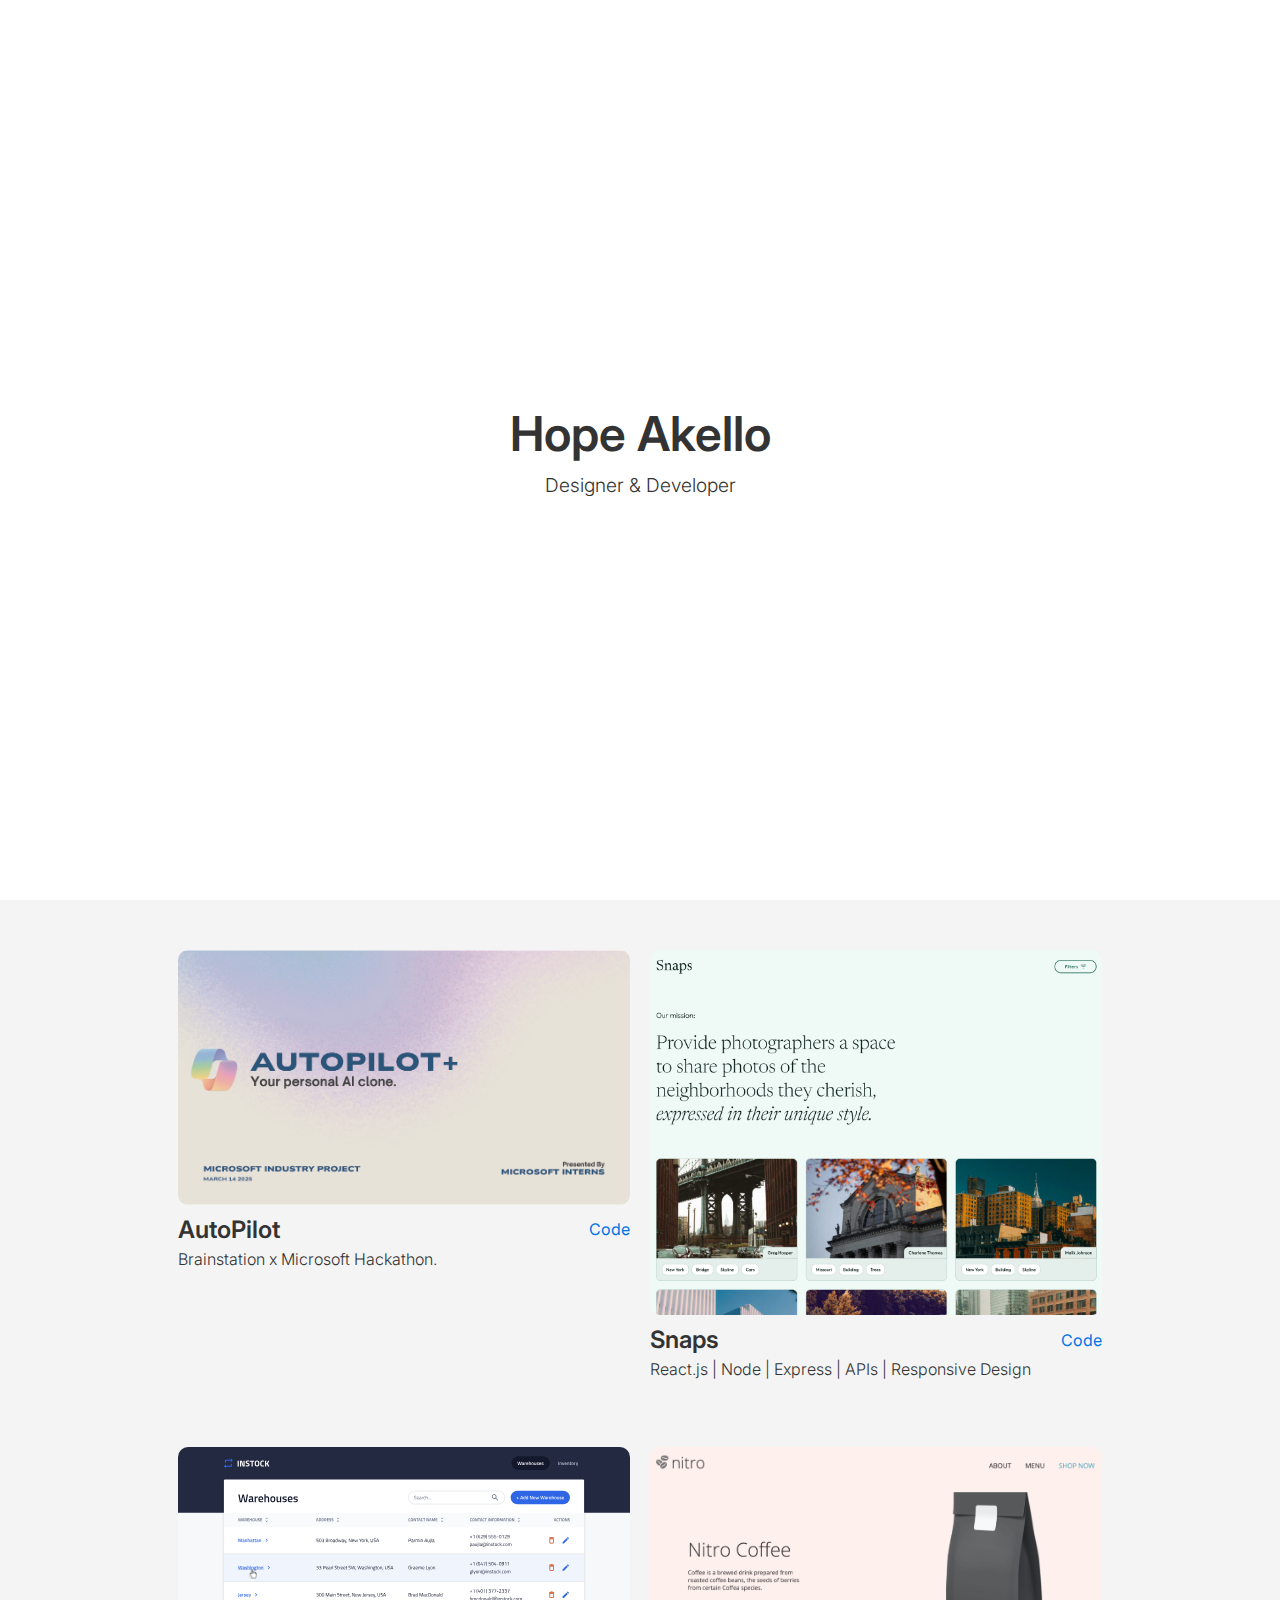
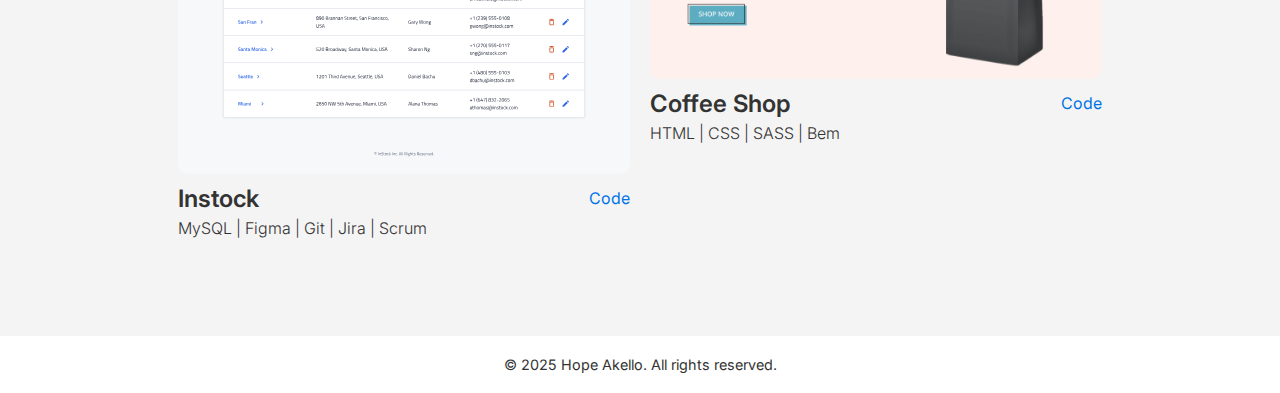
<file: index.html>
<!DOCTYPE html>
<html lang="en">
  <head>
    <meta charset="UTF-8" />
    <meta name="viewport" content="width=device-width, initial-scale=1.0" />
    <title>Portfolio</title>
    <link rel="stylesheet" href="styles.css" />
  </head>
  <body>
    <header>
      <h1>Hope Akello</h1>
      <p>Designer & Developer</p>
    </header>

    <section class="projects">
      <div class="project">
        <img src="./images/autopilot.png" alt="Project 1" />
        <div class="project-header">
          <h2>AutoPilot</h2>
          <a href="https://github.com/afcanavera/microsoft-hackathon-frontend"
            >Code</a
          >
        </div>
        <p>Brainstation x Microsoft Hackathon.</p>
      </div>
      <div class="project">
        <img src="./images/snaps.jpg" alt="Project 2" />
        <div class="project-header">
          <h2>Snaps</h2>
          <a href="https://github.com/hopeaaaa/snaps">Code</a>
        </div>
        <p>React.js | Node | Express | APIs | Responsive Design</p>
      </div>
      <div class="project">
        <img src="./images/instock.svg" alt="Project 3" />
        <div class="project-header">
          <h2>Instock</h2>
          <a href="https://github.com/hopeaaaa/instock-frontend">Code</a>
        </div>
        <p>MySQL | Figma | Git | Jira | Scrum</p>
      </div>
      <div class="project">
        <img src="./images/coffee.jpg" alt="Project 4" />
        <div class="project-header">
          <h2>Coffee Shop</h2>
          <a href="https://github.com/hopeaaaa/hope-akello-coffeeshop">Code</a>
        </div>
        <p>HTML | CSS | SASS | Bem</p>
      </div>
    </section>

    <footer>
      <p>&copy; 2025 Hope Akello. All rights reserved.</p>
    </footer>
  </body>
</html>
</file>
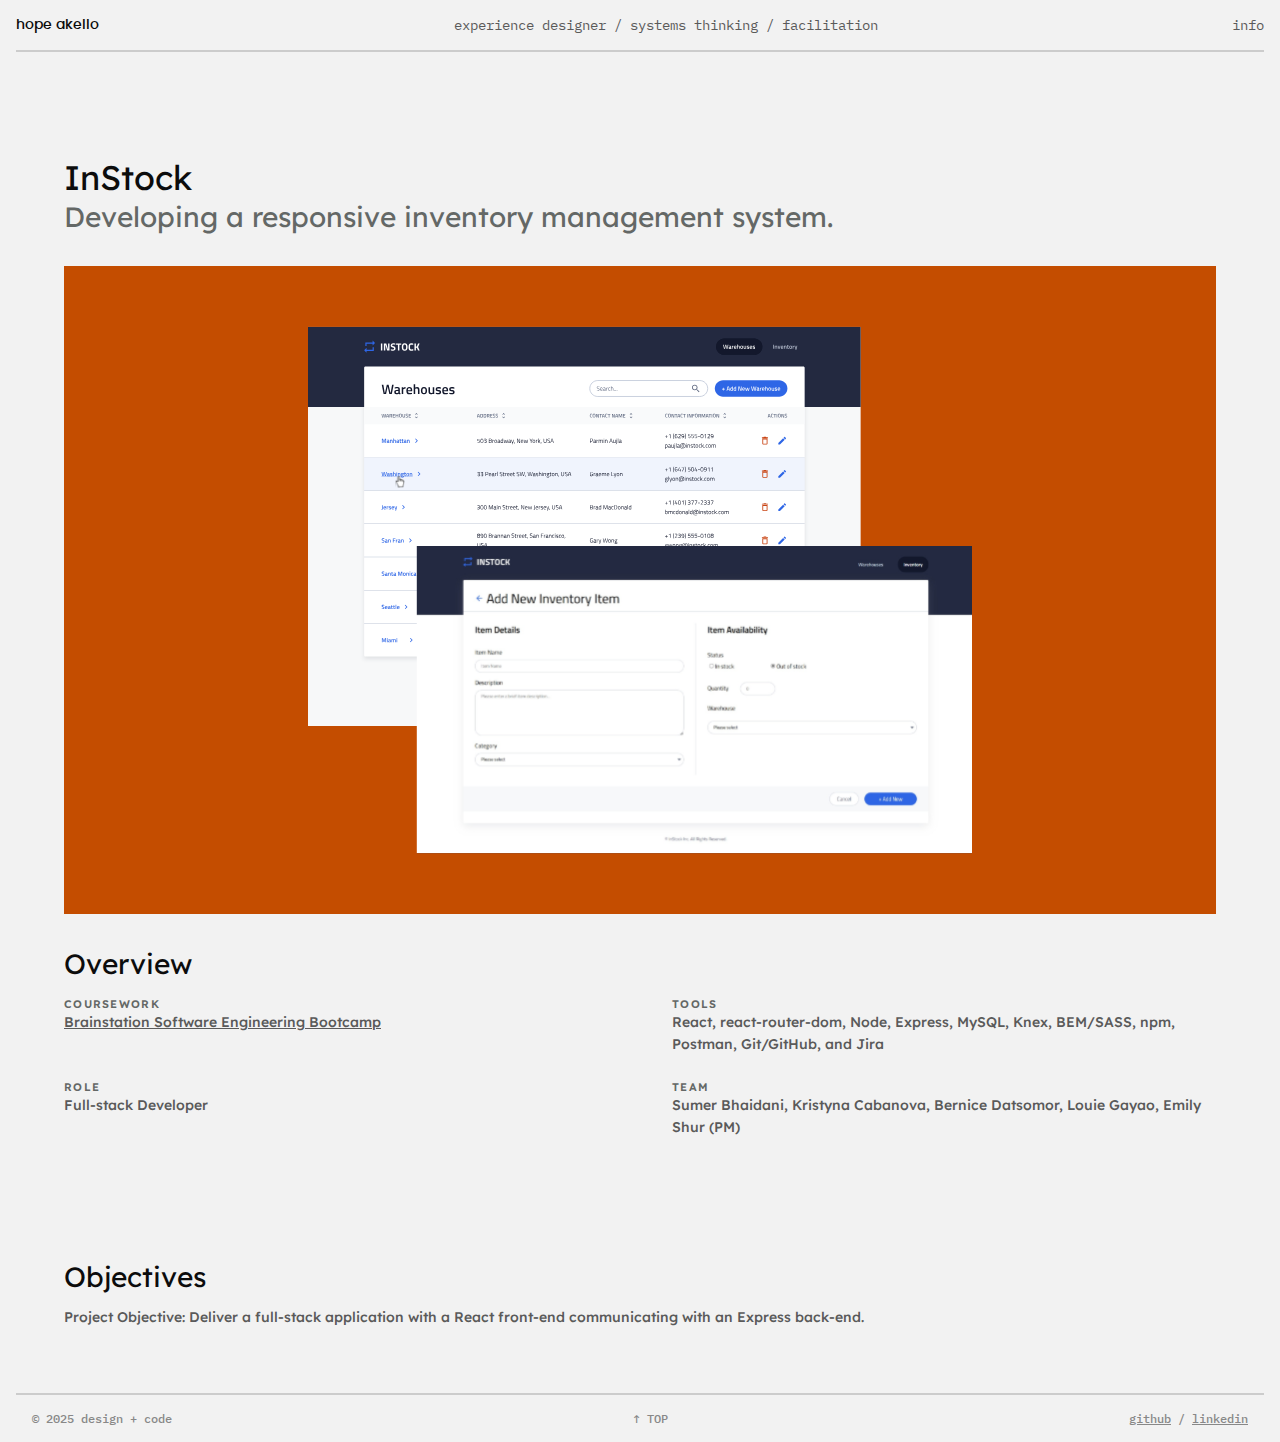
<file: pages/instock.html>
<!DOCTYPE html>
<html lang="en">

<head>
    <meta charset="UTF-8" />
    <meta name="viewport" content="width=device-width, initial-scale=1.0" />
    <title>hope akello | instock</title>
    <link rel="stylesheet" href="../styles/instock.css" />
    <link rel="icon" type="image/x-icon" href="../assets/images/about/asterisk.png" />
    <script defer src="../scripts/main.js"></script>

</head>

<body>
    <header class="header">
        <div class="header__content">
            <a href="../index.html" class="header__wordmark">hope akello</a>
            <p class="header__tagline"><span>experience designer / systems thinking / facilitation</span> </p>
            <nav aria-label="Primary navigation" class="header__nav">
                <a href="./about.html" class="header__link">info</a>
            </nav>
        </div>
    </header>
    <main class="hero">
        <section class="hero__section">
            <h1 class="hero__title">InStock</h1>
            <p class="hero__oneLiner">
                Developing a responsive inventory management system.
            </p>
            <img src="../assets/images/swe/Group 1597880421.svg" alt="hero image" class="hero__img" />
        </section>

        <section class="overview__section">
            <h2 class="overview__subtitle">Overview</h2>
            <div class="overview__wrapper">
                <div class="overview__container">
                    <h3 class="overview__title">COURSEWORK</h3>
                    <p class="overview__body">
                        <a href="https://brainstation.io/online/software-engineering-bootcamp">Brainstation Software
                            Engineering Bootcamp</a>
                    </p>
                </div>
                <div class="overview__container">
                    <h3 class="overview__title">TOOLS</h3>
                    <p class="overview__body">
                        React, react-router-dom, Node, Express, MySQL, Knex, BEM/SASS, npm, Postman, Git/GitHub, and
                        Jira
                    </p>
                </div>
                <div class="overview__container">
                    <h3 class="overview__title">ROLE</h3>
                    <p class="overview__body">
                        Full-stack Developer
                    </p>
                </div>
                <div class="overview__container">
                    <h3 class="overview__title">TEAM</h3>
                    <p class="overview__body">
                        Sumer Bhaidani, Kristyna Cabanova, Bernice Datsomor, Louie Gayao, Emily Shur (PM)
                    </p>
                </div>
            </div>
        </section>

        <section class="objectives__section">
            <div class="objectives__textWrapper">
                <h3 class="objectives__title">Objectives</h3>
                <div class="objectives__wrapper">
                    <ol>
                        <li class="objectives__body">Project Objective: Deliver a full-stack application with a React
                            front-end
                            communicating with an Express back-end.</li>
                    </ol>
                </div>
            </div>
            <!--   <div class="objectives__imgWrapper">
                <img src="../assets/images/creative careers/website outline 3.svg" alt="" class="objectives__img">
                <figcaption class="objectives__caption">Simplified information architecture.</figcaption>
            </div> -->
        </section>
    </main>
    <footer class="footer">
        <div class="footer__content">
            <p class="footer__copyright">© 2025 design + code
                <!-- This site reflects ongoing exploration and growth. -->
            </p>
            <button class="footer__topbtn" onclick="topFunction()" title="Up up to the top">↑ TOP</button>
            <p class="socials">
                <a href="https://github.com/hopeaaaa">github</a> /
                <a href="https://www.linkedin.com/in/hope-akello/">linkedin</a>
            </p>
        </div>
    </footer>
</body>

</html>
</file>
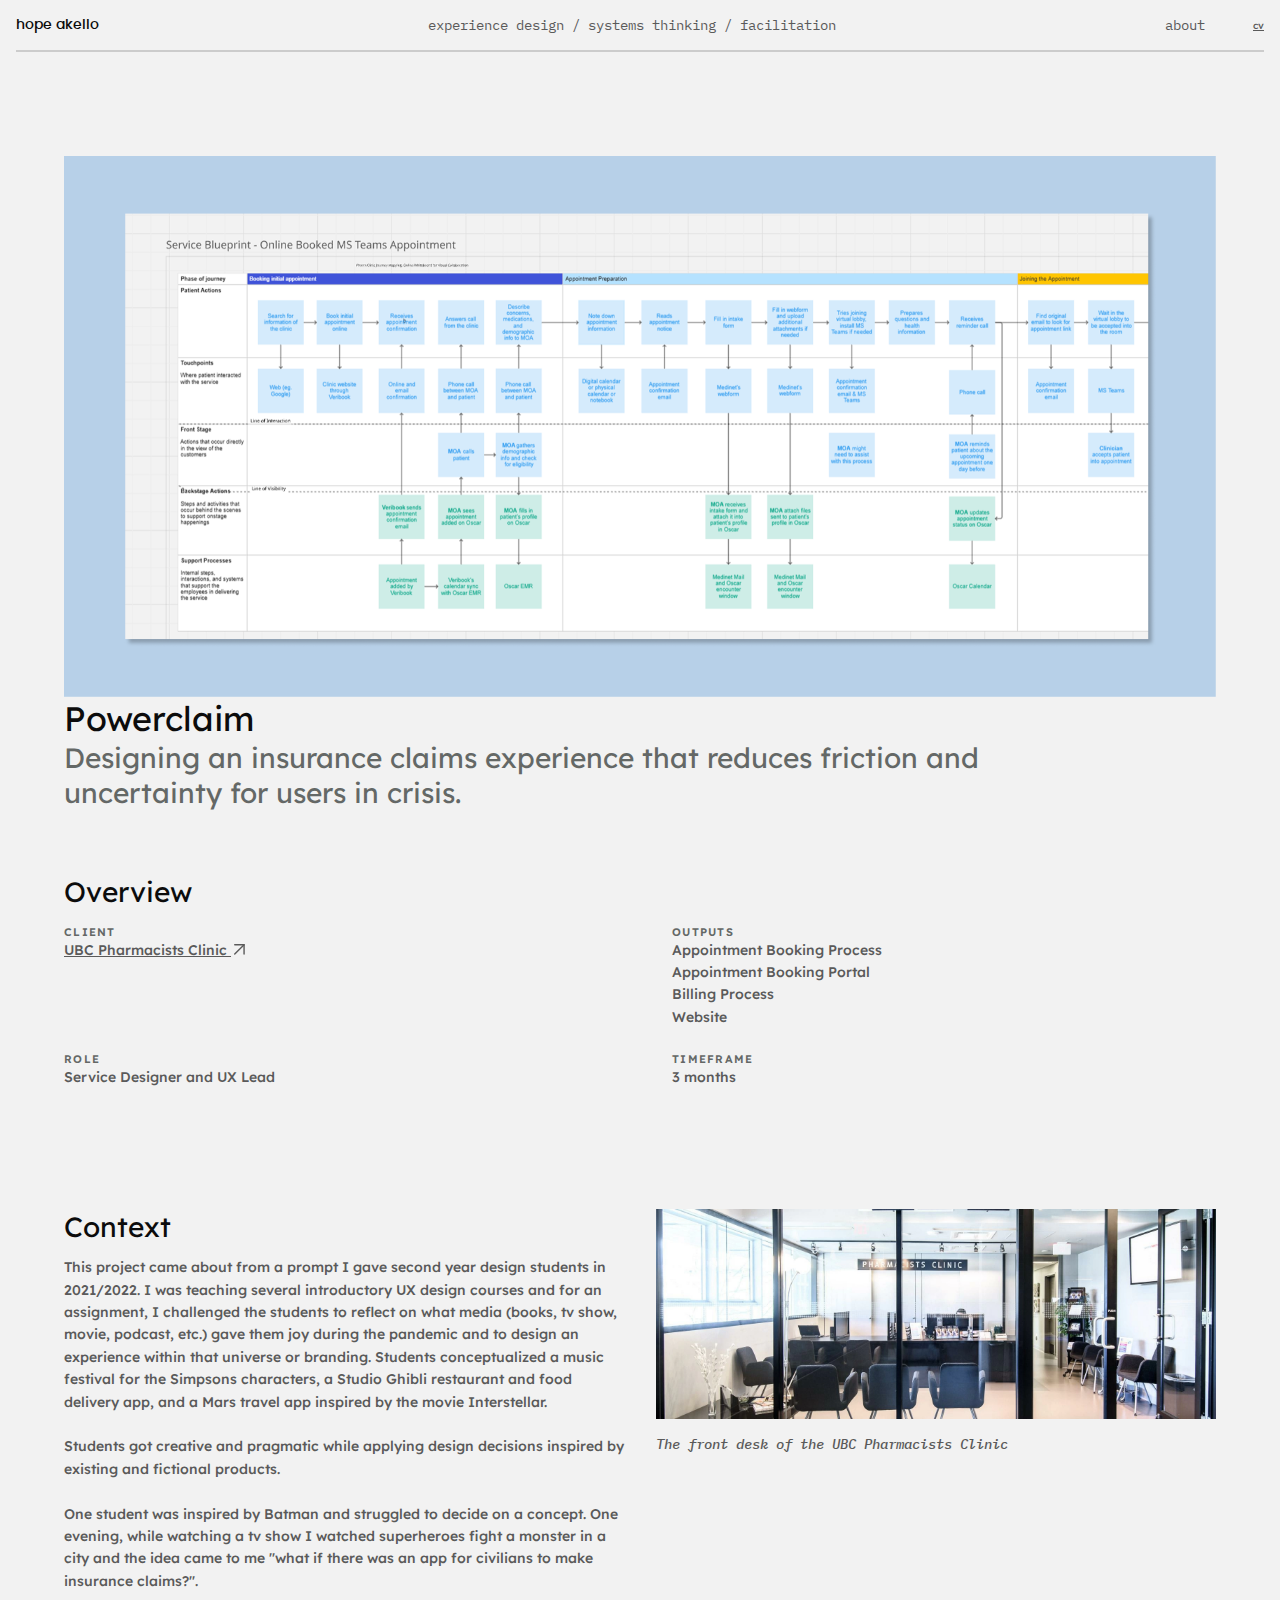
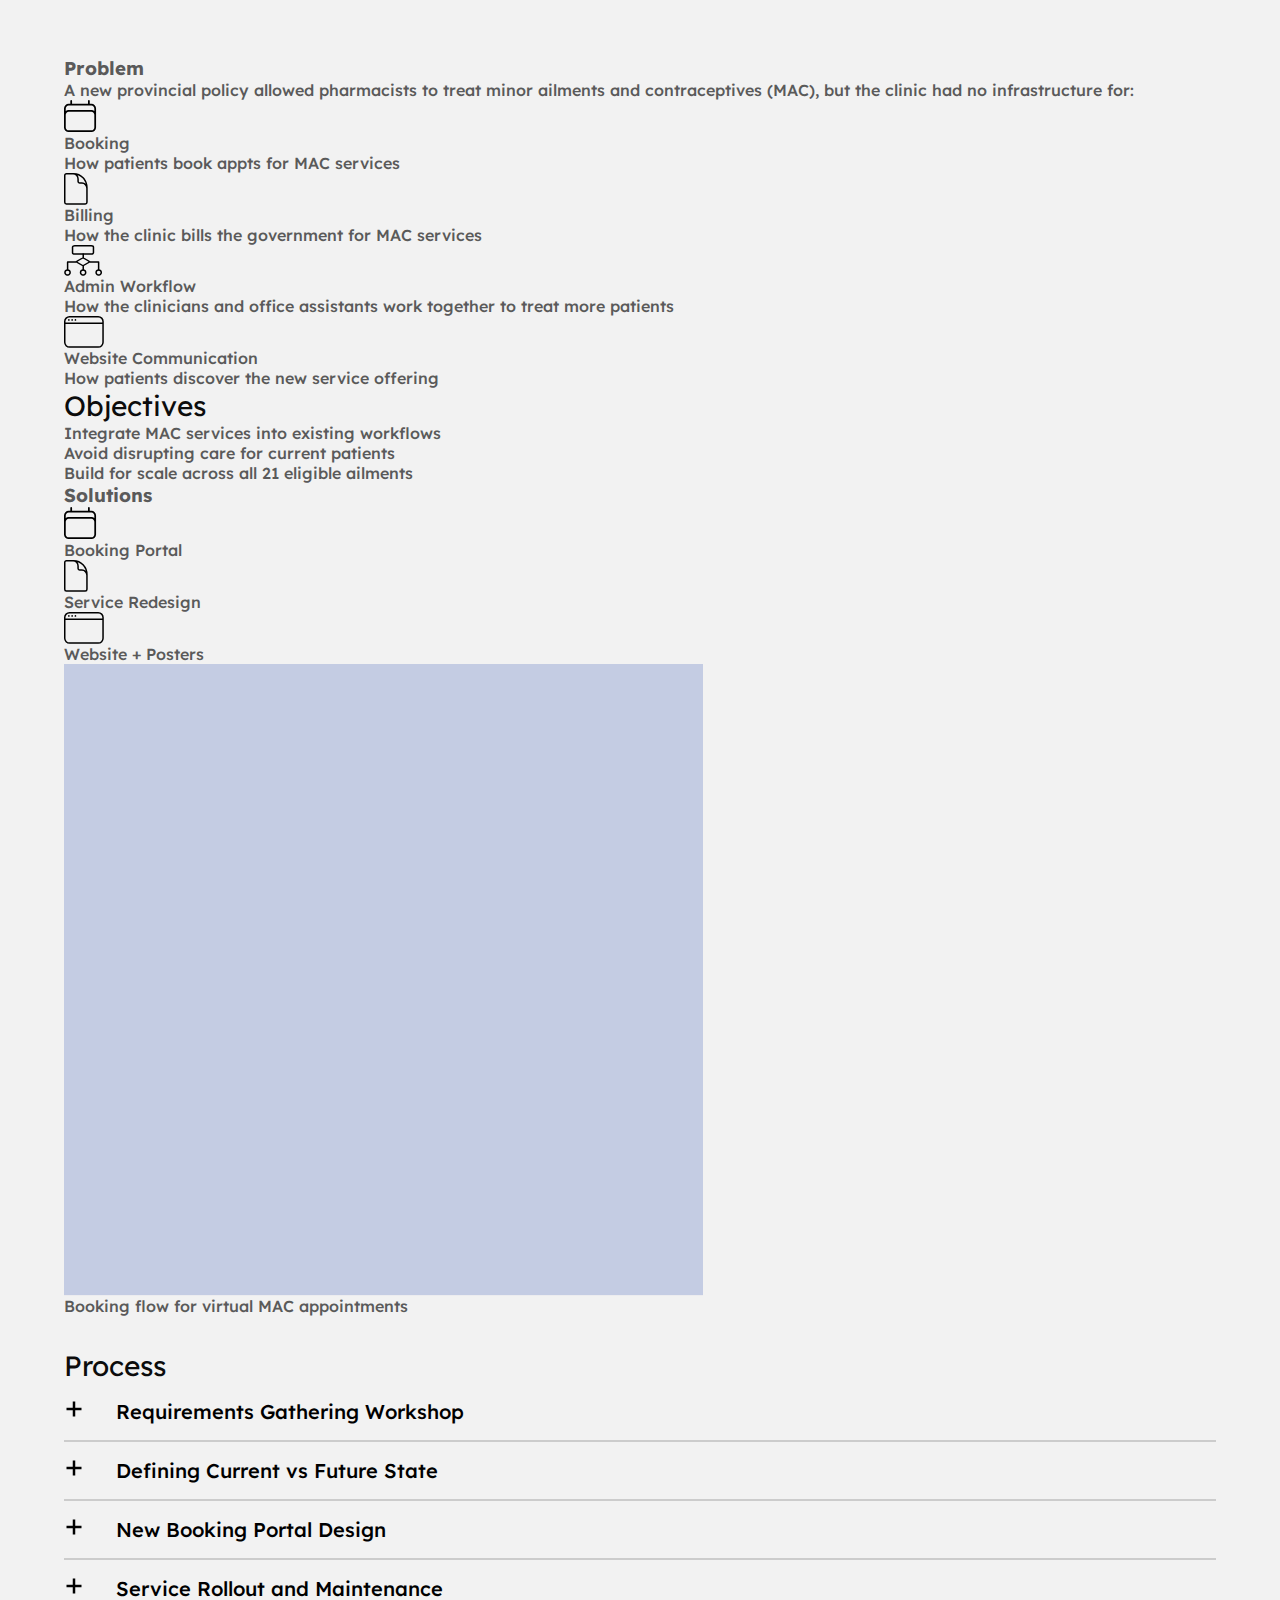
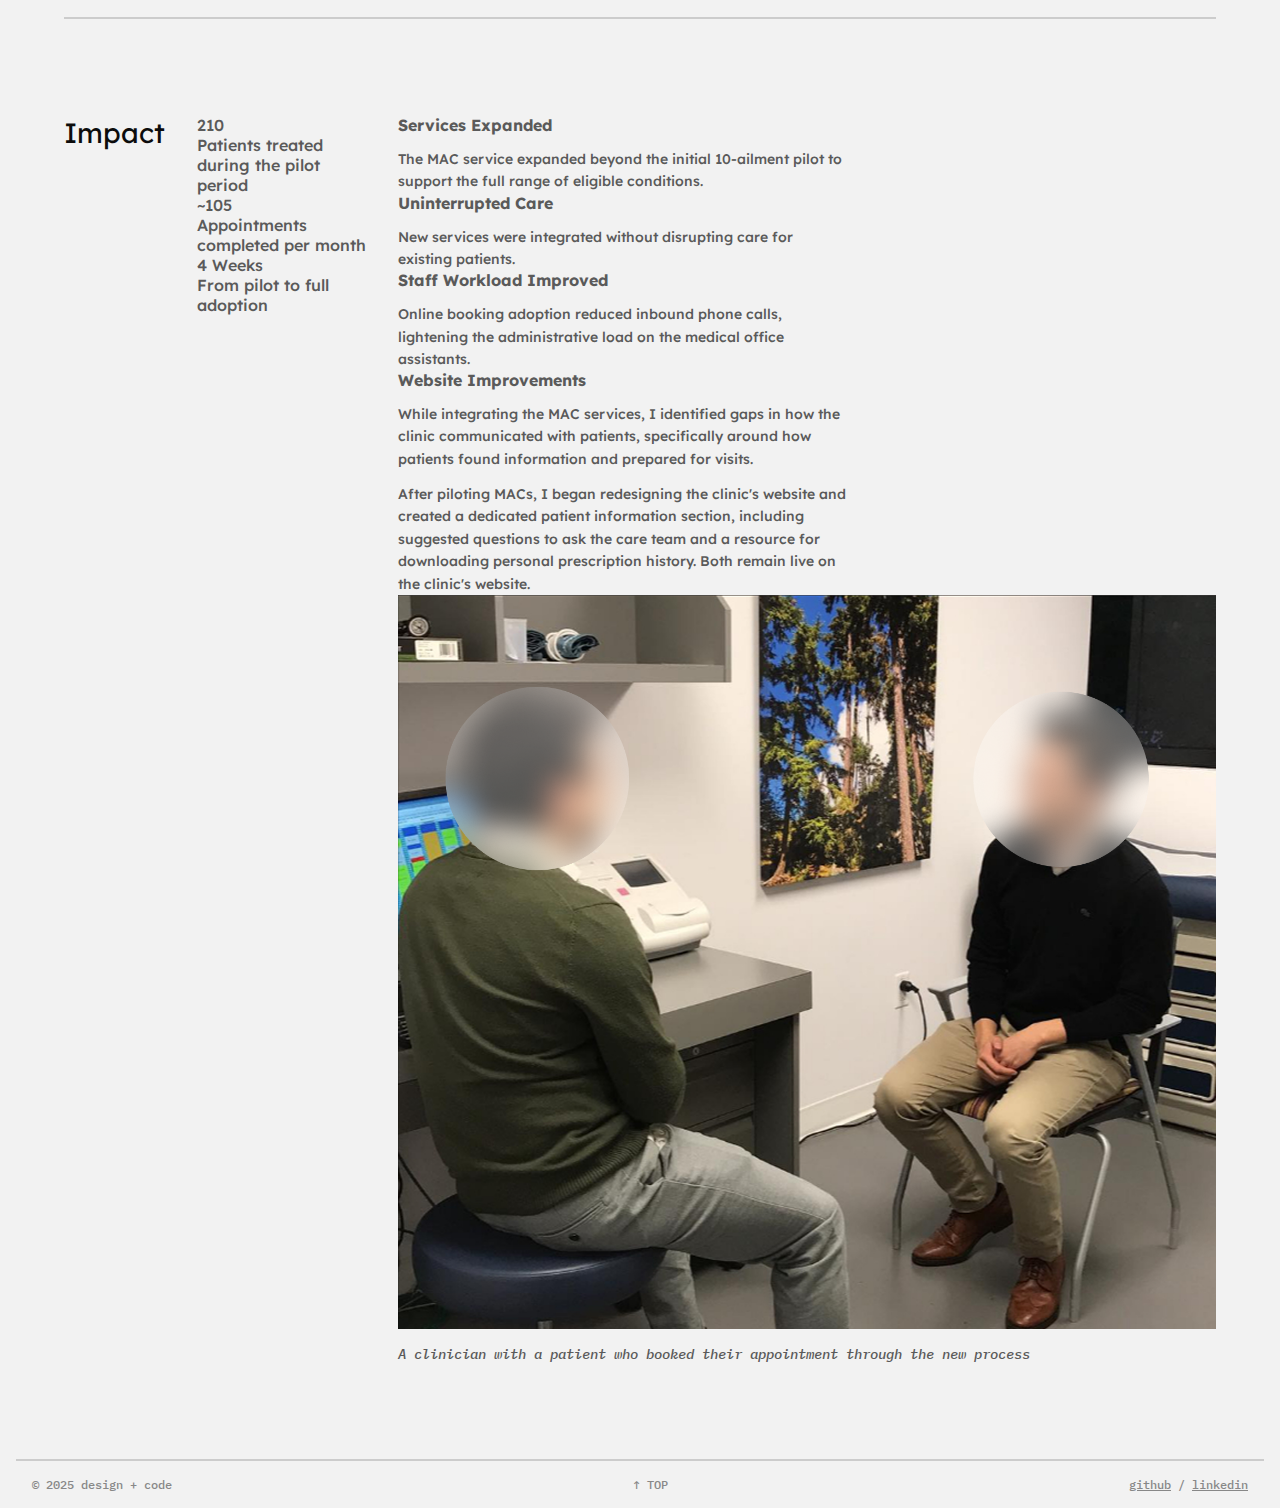
<file: pages/powerclaim.html>
<!DOCTYPE html>
<html lang="en">

<head>
    <meta charset="UTF-8" />
    <meta name="viewport" content="width=device-width, initial-scale=1.0" />
    <title>hope akello | powerclaim</title>
    <link rel="stylesheet" href="../styles/powerclaim.css" />
    <link rel="icon" type="image/x-icon" href="../assets/images/about/asterisk.png" />
    <script defer src="../scripts/main.js"></script>

</head>

<body>
    <header class="header">
        <div class="header__content">
            <a href="../index.html" class="header__wordmark">hope akello</a>
            <p class="header__tagline"><span>experience design / systems thinking / facilitation</span> </p>
            <nav aria-label="Primary navigation" class="header__nav">
                <a href="./about.html" class="header__link">about</a>
                <a href="../assets/pdfs/HopeAkelloResume.pdf" class="header__cv-btn" target="_blank"
                    rel="noopener noreferrer">cv</a>
            </nav>
        </div>
    </header>
    <main class="hero">
        <section class="hero__section">
            <img src="../assets/images/ubc/MACs hero.png" alt="MACs appointment service blueprint" class="hero__img" />
            <h1 class="hero__title">Powerclaim</h1>
            <p class="hero__oneLiner">
                Designing an insurance claims experience that reduces friction and uncertainty for users in crisis.
            </p>
        </section>
        <section class="overview__section">
            <h2 class="overview__subtitle">Overview</h2>
            <div class="overview__wrapper">
                <div class="overview__container">
                    <h3 class="overview__title">CLIENT</h3>
                    <p class="overview__body">
                        <a href="https://pharmsci.ubc.ca/pharmacists-clinic">UBC Pharmacists Clinic <svg
                                xmlns="http://www.w3.org/2000/svg" width="1em" height="1em" viewBox="0 0 15 15"
                                fill="none" stroke="currentColor" stroke-width="1.5" stroke-linecap="round"
                                stroke-linejoin="round" class="arrow-icon">
                                <line x1="4" y1="14" x2="14" y2="4" />
                                <polyline points="4 4 14 4 14 14" />
                            </svg></a>
                    </p>
                </div>
                <div class="overview__container">
                    <h3 class="overview__title">OUTPUTS</h3>
                    <p class="overview__body">
                        Appointment Booking Process <br>
                        Appointment Booking Portal <br>
                        Billing Process <br>
                        Website <br>
                    </p>
                </div>
                <div class="overview__container">
                    <h3 class="overview__title">ROLE</h3>
                    <p class="overview__body">
                        Service Designer and UX Lead
                    </p>
                </div>
                <div class="overview__container">
                    <h3 class="overview__title">TIMEFRAME</h3>
                    <p class="overview__body">
                        3 months
                    </p>
                </div>
            </div>
        </section>
        <section class="context__section">
            <div class="context__textWrapper">
                <h3 class="context__title">Context</h3>
                <p class="context__body">This project came about from a prompt I gave second year design students in
                    2021/2022. I was teaching several introductory UX design courses and for an assignment, I challenged
                    the students to reflect on what media (books, tv show, movie, podcast, etc.) gave them joy during
                    the pandemic and to design an experience within that universe or branding. Students conceptualized a
                    music festival for the Simpsons characters, a Studio Ghibli restaurant and food delivery app, and a
                    Mars travel app inspired by the movie Interstellar. <br><br>

                    Students got creative and pragmatic while applying design decisions inspired by existing and
                    fictional products. <br> <br>

                    One student was inspired by Batman and struggled to decide on a concept. One evening, while watching
                    a tv show I watched superheroes fight a monster in a city and the idea came to me "what if there was
                    an app for civilians to make insurance claims?".</p>
            </div>
            <figure class="context__imgWrapper">
                <img src="../assets/images/ubc/PharmacistsClinic_Location_Hero.webp" alt="" class="context__img">
                <figcaption class="context__caption">The front desk of the UBC Pharmacists Clinic</figcaption>
            </figure>
        </section>
        <section class="problem__section">
            <div class="problem__textWrapper">
                <h3 class="problem__title">Problem</h3>
                <p class="problem__body--big">A new provincial policy allowed pharmacists to treat minor ailments and
                    contraceptives (MAC), but the
                    clinic had <span class="problem__highlight">no infrastructure for:</span>
                </p>
                <div class="problem__wrapper">
                    <div class="problem__problem-container">
                        <div class="problem__icon-container">
                            <img class="problem__icon" src="../assets/images/ubc/booking icon.svg"
                                alt="black outline illustration of a calendar">
                        </div>
                        <p class="problem__body--black">Booking</p>
                        <p class="problem__body--small">How patients book appts for MAC services</p>
                    </div>
                    <div class="problem__problem-container">
                        <div class="problem__icon-container">
                            <img class="problem__icon" src="../assets/images/ubc/billing icon.svg"
                                alt="black outline illustration of a calendar">
                        </div>
                        <p class="problem__body--black">Billing</p>
                        <p class="problem__body--small">How the clinic bills the government for MAC services</p>
                    </div>
                    <div class="problem__problem-container">
                        <div class="problem__icon-container">
                            <img class="problem__icon" src="../assets/images/ubc/workflow icon.svg"
                                alt="black outline illustration of a calendar">
                        </div>
                        <p class="problem__body--black">Admin Workflow</p>
                        <p class="problem__body--small">How the clinicians and office assistants work together to treat
                            more
                            patients</p>
                    </div>
                    <div class="problem__problem-container">
                        <div class="problem__icon-container">
                            <img class="problem__icon" src="../assets/images/ubc/website icon.svg"
                                alt="black outline illustration of a calendar">
                        </div>
                        <p class="problem__body--black">Website Communication</p>
                        <p class="problem__body--small">How patients discover the new service offering</p>
                    </div>
                </div>
            </div>
        </section>
        <section class="objectives__section">
            <div class="objectives__textWrapper">
                <h3 class="context__title">Objectives</h3>
                <div class="objectives__wrapper">
                    <ul class="objectives__list">
                        <li class="objectives__li">Integrate MAC services into existing workflows</li>
                        <li class="objectives__li">Avoid disrupting care for current patients</li>
                        <li class="objectives__li">Build for scale across all 21 eligible ailments</li>
                    </ul>
                </div>
            </div>
        </section>
        <section class="solutions__section">
            <div class="solutions__textWrapper">
                <h3 class="solutions__title">Solutions</h3>
                <div class="solutions__wrapper">
                    <div class="solutions__solution-container">
                        <div class="solutions__icon-container">
                            <img class="solutions__icon" src="../assets/images/ubc/booking icon.svg"
                                alt="black outline illustration of a calendar">
                        </div>
                        <p class="solutions__body--black">Booking Portal</p>
                    </div>
                    <div class="solutions__solution-container">
                        <div class="solutions__icon-container">
                            <img class="solutions__icon" src="../assets/images/ubc/billing icon.svg"
                                alt="black outline illustration of a calendar">
                        </div>
                        <p class="solutions__body--black">Service Redesign</p>
                    </div>
                    <div class="solutions__solution-container">
                        <div class="solutions__icon-container">
                            <img class="solutions__icon" src="../assets/images/ubc/website icon.svg"
                                alt="black outline illustration of a calendar">
                        </div>
                        <p class="solutions__body--black">Website + Posters</p>
                    </div>
                </div>
                <figure>
                    <img class="solutions__img" src="../assets/images/ubc/placeholder.png"
                        alt="looping video of the appointment booking flow">
                    <figcaption class="solutions__caption">Booking flow for virtual MAC appointments</figcaption>
                </figure>
            </div>
        </section>
        <section class="process__section">
            <h3 class="process__title">Process</h3>
            <div class="accordion">
                <!-- Workshop -->
                <div class="accordion__item">
                    <button class="accordion__trigger" type="button" aria-expanded="false">
                        <svg class="accordion__icon" width="20" height="20" viewBox="0 0 16 16" aria-hidden="true">
                            <line x1="2" y1="8" x2="14" y2="8" class="accordion__line accordion__line--horizontal" />
                            <line x1="8" y1="2" x2="8" y2="14" class="accordion__line accordion__line--vertical" />
                        </svg>
                        <span class="accordion__label">Requirements Gathering Workshop
                        </span>
                    </button>
                    <div class="accordion__content">
                        <div class="accordion__layout">
                            <div class="accordion__text_container">
                                <p class="accordion__body">I facilitated a workshop with the clinical leadership team,
                                    where we defined
                                    the requirements for integrating the new MAC services. This meant determining:
                                </p>
                                <ul class="accordion__list">
                                    <li class="accordion__li"><span class="accordion__highlight">Channels of care:
                                        </span>which ailments
                                        required in-person vs virtual care</li>
                                    <li class="accordion__li"><span class="accordion__highlight">Patient data collected:
                                        </span>what
                                        patient data needed to be collected for
                                        charts and government billing</li>
                                    <li class="accordion__li"><span class="accordion__highlight">New booking system:
                                        </span>how the
                                        booking logic would need to distinguish between
                                        MAC and existing appointment types.</li>
                                </ul>
                            </div>
                            <img class="accordion__img" src="../assets/images/ubc/MACs whiteboarding.png"
                                alt="MACs whiteboarding">
                        </div>
                    </div>
                </div>
                <!-- Mapping -->
                <div class="accordion__item">
                    <button class="accordion__trigger" type="button">
                        <svg class="accordion__icon" width="20" height="20" viewBox="0 0 16 16" aria-hidden="true">
                            <line x1="2" y1="8" x2="14" y2="8" class="accordion__line accordion__line--horizontal" />
                            <line x1="8" y1="2" x2="8" y2="14" class="accordion__line accordion__line--vertical" />
                        </svg>
                        <span class="accordion__label">Defining Current vs Future State
                        </span>
                    </button>
                    <div class="accordion__content">
                        <div class="accordion__layout">
                            <div class="accordion__text_container">
                                <h4 class="accordion__subheader">Understanding the current state</h4>
                                <p class="accordion__body">Using journey maps and service blueprints, I quickly
                                    documented both the
                                    patient experience and
                                    admin/clinical processes to understand how patients, staff, and clinicians interact.
                                </p>
                                <p class="accordion__body">The goal of this is to gain a deep understanding of current
                                    operational
                                    processes, and build alignment
                                    with the clinical leadership team.</p>
                            </div>
                            <div class="accordion__text_container">
                                <h4 class="accordion__subheader">Identifying friction points </h4>
                                <p class="accordion__body">
                                    Additionally, the maps helped pinpoint where the new MAC services would create
                                    friction within
                                    existing processes.
                                </p>
                            </div>

                        </div>
                        <div class="accordion__gallery">
                            <div class="accordion__gallery_container">
                                <img src="../assets/images/ubc/MACS current online booking process.png" alt=""
                                    class="accordion__gallery_img is-active">
                                <img src="../assets/images/ubc/MACS mapping summary.png" alt=""
                                    class="accordion__gallery_img">
                            </div>
                            <div class="accordion__gallery_controls">
                                <button class="accordion__dot is-active" type="button"
                                    aria-label="Show first image"></button>
                                <button class="accordion__dot" type="button" aria-label="Show second image"></button>
                            </div>
                        </div>
                    </div>
                </div>
                <!-- Booking Portal -->
                <div class="accordion__item">
                    <button class="accordion__trigger" type="button">
                        <svg class="accordion__icon" width="20" height="20" viewBox="0 0 16 16" aria-hidden="true">
                            <line x1="2" y1="8" x2="14" y2="8" class="accordion__line accordion__line--horizontal" />
                            <line x1="8" y1="2" x2="8" y2="14" class="accordion__line accordion__line--vertical" />
                        </svg>
                        <span class="accordion__label">New Booking Portal Design
                        </span>
                    </button>
                    <div class="accordion__content">
                        <div class="accordion__insights-layout">
                            <img class="accordion__img--large" src="../assets/images/ubc/placeholder.png" alt="">
                        </div>
                    </div>
                </div>
                <!-- Service Rollout -->
                <div class="accordion__item">
                    <button class="accordion__trigger" type="button">
                        <svg class="accordion__icon" width="20" height="20" viewBox="0 0 16 16" aria-hidden="true">
                            <line x1="2" y1="8" x2="14" y2="8" class="accordion__line accordion__line--horizontal" />
                            <line x1="8" y1="2" x2="8" y2="14" class="accordion__line accordion__line--vertical" />
                        </svg>
                        <span class="accordion__label">Service Rollout and Maintenance
                        </span>
                    </button>
                    <div class="accordion__content">
                        <div class="accordion__layout">
                            <div class="accordion__text_container">
                                <h4 class="accordion__subheader">Initial Pilot Plan</h4>
                                <p class="accordion__body">The MAC services was piloted by initially offering
                                    appointment one day a week
                                    and supporting a subset of 10 out of the 21 eligible minor ailments. </p>
                                <p class="accordion__body">
                                    This phased approach allowed the clinic to test new workflows and assess capacity
                                    before expanding the
                                    service.
                                </p>
                                <h4 class="accordion__subheader">My Roles</h4>
                                <p class="accordion__body">Pilot lead: During this phase, I acted as the primary point
                                    of
                                    coordination between clinical team and developers</p>
                                <p class="accordion__body">
                                    Advocate for patient needs: in technical discussions while also communicating system
                                    constraints and
                                    implementation considerations back to clinic staff.
                                </p>
                                <p class="accordion__body">
                                    Service decision-making: I led decision-making around service updates and workflow
                                    changes, ensuring
                                    feedback from the clinic was translated into actionable, human-centred improvements.
                                </p>
                            </div>
                            <figure class="accordion__imgWrapper">
                                <img src="../assets/images/ubc/MACS Timeline.png" alt="" class="accordion__img">
                                <figcaption class="accordion__caption">MACs pilot project timeline
                                </figcaption>
                            </figure>
                        </div>
                    </div>
                </div>
            </div>
            </div>
            </div>
        </section>
        <section class="impact">
            <div class="impact__section">
                <h3 class="impact__title">Impact</h3>
                <div class="impact__stats">
                    <div class="impact__stat">
                        <span class="impact__bold">210</span>
                        <p class="impact__statLabel">Patients treated during the pilot period</p>
                    </div>
                    <div class="impact__stat">
                        <span class="impact__bold">~105</span>
                        <p class="impact__statLabel">Appointments completed per month</p>
                    </div>
                    <div class="impact__stat">
                        <span class="impact__bold">4 Weeks</span>
                        <p class="impact__statLabel">From pilot to full adoption</p>
                    </div>
                </div>
                <div class="impact__bottom">
                    <div class="impact__textWrapper">
                        <div class="impact__text-container">
                            <h4 class="impact__subtitle">Services Expanded</h4>
                            <p class="impact__body">The MAC service expanded beyond the initial 10-ailment pilot to
                                support the full
                                range of eligible conditions.</p>
                        </div>
                        <div class="impact__text-container">
                            <h4 class="impact__subtitle">Uninterrupted Care</h4>
                            <p class="impact__body">New services were integrated without disrupting care for existing
                                patients.</p>
                        </div>
                        <div class="impact__text-container">
                            <h4 class="impact__subtitle">Staff Workload Improved</h4>
                            <p class="impact__body">Online booking adoption reduced inbound phone calls, lightening the
                                administrative
                                load on the medical office assistants.</p>
                        </div>
                        <div class="impact__text-container">
                            <h4 class="impact__subtitle">Website Improvements</h4>
                            <p class="impact__body">While integrating the MAC services, I identified gaps in how the
                                clinic
                                communicated with patients, specifically around how patients found information and
                                prepared for visits.
                            </p>
                            <p class="impact__body">After piloting MACs, I began redesigning the clinic's website and
                                created a
                                dedicated patient information section, including suggested questions to ask the care
                                team and a resource
                                for downloading personal prescription history. Both remain live on the clinic's website.
                            </p>
                        </div>
                    </div>
                    <figure class="impact__imgWrapper">
                        <div class="impact__imgInner">
                            <img src="../assets/images/ubc/MACS impact photo.png" alt="" class="impact__img">
                            <figcaption class="impact__caption">A clinician with a patient who booked their appointment
                                through the
                                new
                                process</figcaption>
                        </div>
                    </figure>
                </div>

            </div>
        </section>
    </main>
    <footer class="footer">
        <div class="footer__content">
            <p class="footer__copyright">© 2025 design + code</p>
            <button class="footer__topbtn" onclick="topFunction()" title="Up up to the top">↑ TOP</button>
            <p class="socials">
                <a href="https://github.com/hopeaaaa">github</a> /
                <a href="https://www.linkedin.com/in/hope-akello/">linkedin</a>
            </p>
        </div>
    </footer>
</body>

</html>
</file>
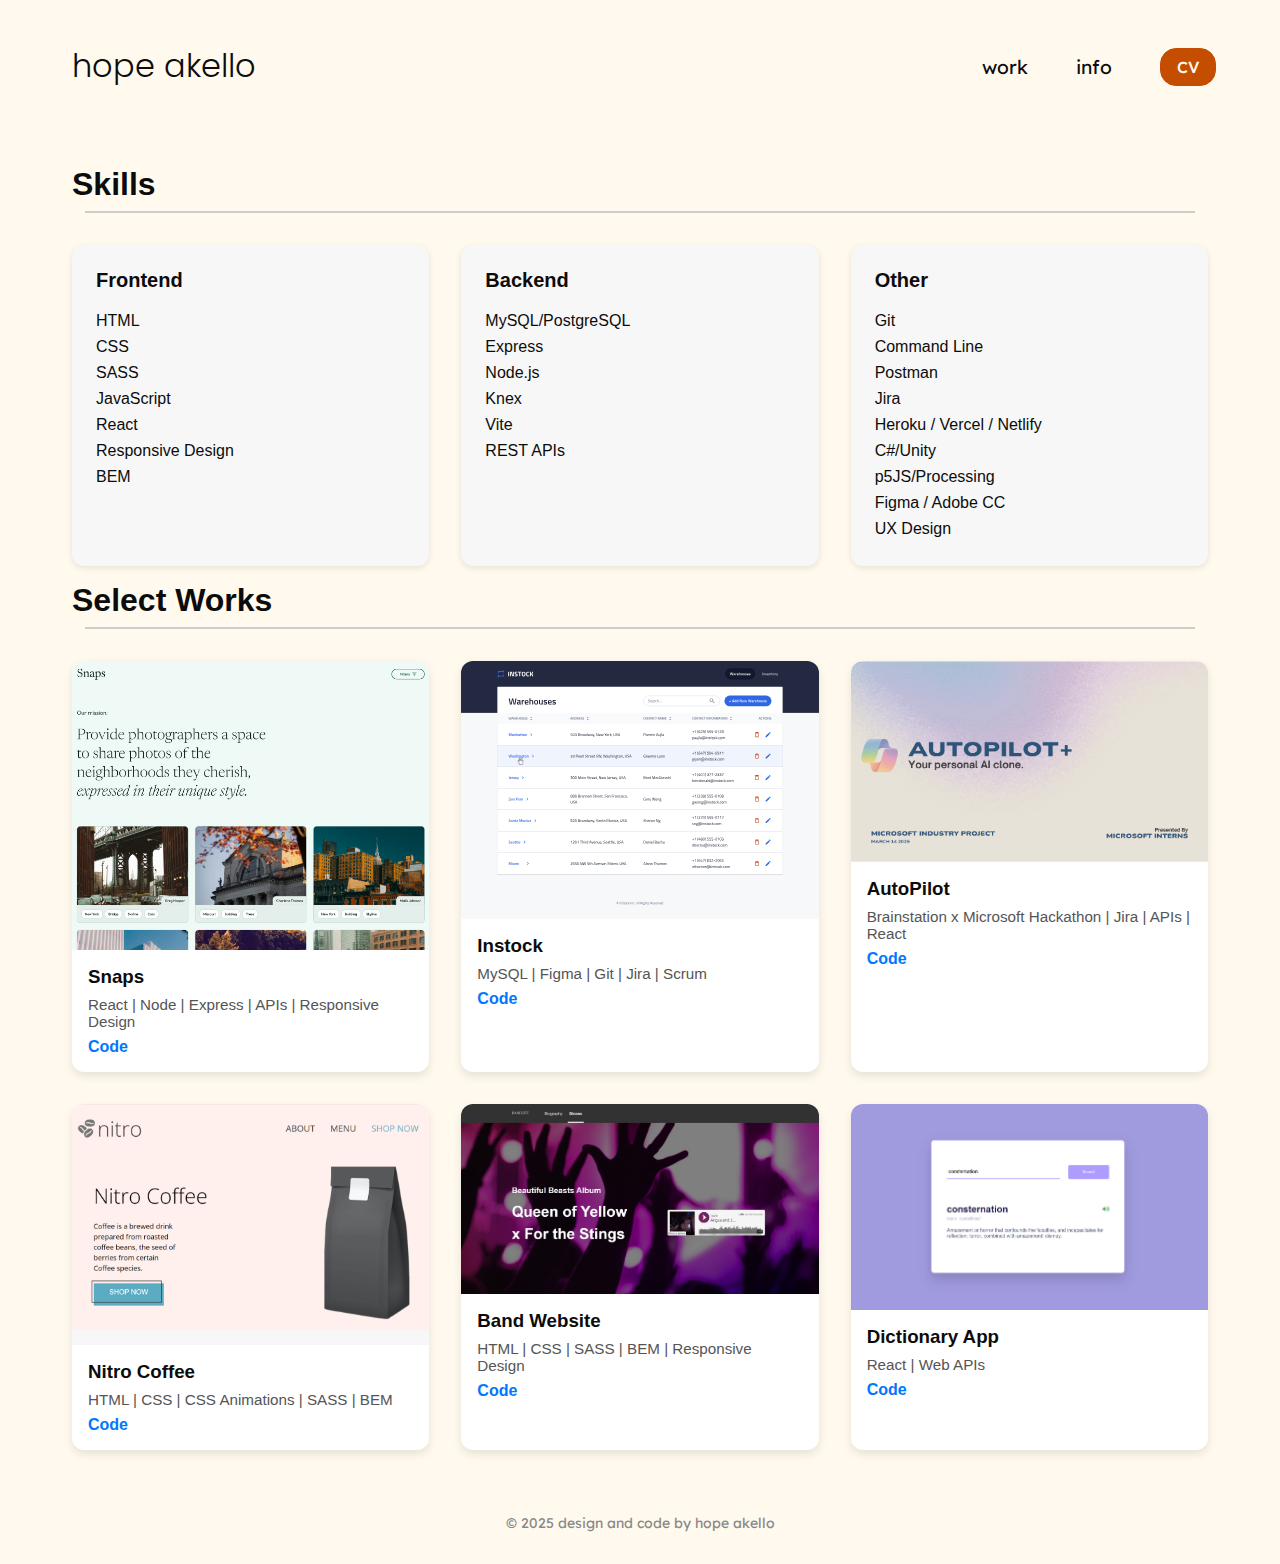
<file: pages/swe.html>
<!DOCTYPE html>
<html lang="en">

<head>
  <meta charset="UTF-8" />
  <meta name="viewport" content="width=device-width, initial-scale=1.0" />
  <title>hope akello | dev portfolio</title>
  <link rel="stylesheet" href="../styles/swe.css" />
  <link rel="icon" type="image/x-icon" href="../assets/images/about/asterisk.png?" />
</head>

<body>
  <header class="header">
    <div class="header__content">
      <h1 class="header__title">
        <a href="../index.html">hope akello</a>
      </h1>
      <nav class="header__nav">
        <a href="../index.html" class="header__link">work</a>
        <a href="./about.html" class="header__link">info</a>
        <a href="../assets/pdfs/Hope_AkelloResume.pdf" class="header__cv-btn" target="_blank"
          rel="noopener noreferrer">CV</a>
      </nav>
    </div>
  </header>
  <main>

    <!-- Skills Section -->
    <section class="skills">
      <h2 class="skills__title">Skills</h2>
      <hr class="skills__divider" />
      <div class="skills__grid">
        <div class="skills__card">
          <h3>Frontend</h3>
          <ul>
            <li>HTML</li>
            <li>CSS</li>
            <li>SASS</li>
            <li>JavaScript</li>
            <li>React</li>
            <li>Responsive Design</li>
            <li>BEM</li>
          </ul>
        </div>
        <div class="skills__card">
          <h3>Backend</h3>
          <ul>
            <li>MySQL/PostgreSQL</li>
            <li>Express</li>
            <li>Node.js</li>
            <li>Knex</li>
            <li>Vite</li>
            <li>REST APIs</li>
          </ul>
        </div>
        <div class="skills__card">
          <h3>Other</h3>
          <ul>
            <li>Git</li>
            <li>Command Line</li>
            <li>Postman</li>
            <li>Jira</li>
            <li>Heroku / Vercel / Netlify</li>
            <li>C#/Unity</li>
            <li>p5JS/Processing</li>
            <li>Figma / Adobe CC</li>
            <li>UX Design</li>
          </ul>
        </div>
      </div>
    </section>

    <!-- Work Section -->
    <section class="work">
      <h2 class="work__title">Select Works</h2>
      <hr class="work__divider" />
      <div class="work__grid">
        <div class="work__card">
          <img src="../assets/images/swe/snaps.jpg" alt="Screenshot of Snaps app" />
          <div class="work__info">
            <h3>Snaps</h3>
            <p>React | Node | Express | APIs | Responsive Design</p>
            <a href="https://github.com/hopeaaaa/snaps">Code</a>
          </div>
        </div>

        <div class="work__card">
          <img src="../assets/images/swe/instock.svg" alt="Screenshot of Instock app" />
          <div class="work__info">
            <h3>Instock</h3>
            <p>MySQL | Figma | Git | Jira | Scrum</p>
            <a href="https://github.com/hopeaaaa/instock-frontend">Code</a>
          </div>
        </div>

        <div class="work__card">
          <img src="../assets/images/swe/autopilot.png" alt="AutoPilot project" />
          <div class="work__info">
            <h3>AutoPilot</h3>
            <p>Brainstation x Microsoft Hackathon | Jira | APIs | React</p>
            <a href="https://github.com/afcanavera/microsoft-hackathon-frontend">Code</a>
          </div>
        </div>

        <div class="work__card">
          <img src="../assets/images/swe/coffeeshop-2.jpg" alt="Nitro Coffee project" />
          <div class="work__info">
            <h3>Nitro Coffee</h3>
            <p>HTML | CSS | CSS Animations | SASS | BEM</p>
            <a href="https://github.com/hopeaaaa/hope-akello-coffeeshop">Code</a>
          </div>
        </div>

        <div class="work__card">
          <img src="../assets/images/swe/bandsite screenshot.jpg" alt="Band Website project" />
          <div class="work__info">
            <h3>Band Website</h3>
            <p>HTML | CSS | SASS | BEM | Responsive Design</p>
            <a href="https://github.com/hopeaaaa/hope-akello-bandsite">Code</a>
          </div>
        </div>

        <div class="work__card">
          <img src="../assets/images/swe/dictionary screenshot.jpg" alt="Dictionary App project" />
          <div class="work__info">
            <h3>Dictionary App</h3>
            <p>React | Web APIs</p>
            <a href="https://github.com/hopeaaaa/hope-akello-coffeeshop">Code</a>
          </div>
        </div>
      </div>
    </section>


    <!--     <section class="contact">
      <div class="contact__line-container">
        <h2 class="contact__title">Contact</h2>
        <hr />
      </div>
      <p class="contact__info">
        I'm Hope, a designer-developer with full stack dev experience. <br />
        I bring design to life through research, code, and empathy.
      </p>
      <a class="contact__icon" href="https://www.linkedin.com/in/hope-akello/" aria-label="Linkedin profile">
        <svg xmlns="http://www.w3.org/2000/svg" width="25" height="25" viewBox="0 0 24 24" fill="#e35b00"
          class="contact__icon-img">
          <path
            d="M4.98 3.5C4.98 4.88 3.87 6 2.5 6S0 4.88 0 3.5 1.11 1 2.5 1s2.48 1.12 2.48 2.5zM0 24h5V7H0v17zM7.5 7h4.8v2.3h.07c.67-1.27 2.3-2.6 4.73-2.6 5.06 0 6 3.34 6 7.67V24h-5v-7.46c0-1.78-.03-4.07-2.48-4.07-2.5 0-2.88 1.95-2.88 3.95V24h-5V7z" />
        </svg>
      </a>
      <a class="contact__icon" href="https://github.com/hopeaaaa" aria-label="GitHub profile">
        <svg width="40" height="40" viewBox="0 0 24 24" fill="#e35b00" xmlns="http://www.w3.org/2000/svg"
          class="contact__icon-img-github">
          <path fill-rule="evenodd" clip-rule="evenodd"
            d="M8 0C3.58 0 0 3.58 0 8C0 11.54 2.29 14.53 5.47 15.59C5.87 15.66 6.02 15.42 6.02 15.21C6.02 15.02 6.01 14.39 6.01 13.72C4 14.09 3.48 13.23 3.32 12.78C3.23 12.55 2.84 11.84 2.5 11.65C2.22 11.5 1.82 11.13 2.49 11.12C3.12 11.11 3.57 11.7 3.72 11.94C4.44 13.15 5.59 12.81 6.05 12.6C6.12 12.08 6.33 11.73 6.56 11.53C4.78 11.33 2.92 10.64 2.92 7.58C2.92 6.71 3.23 5.99 3.74 5.43C3.66 5.23 3.38 4.41 3.82 3.31C3.82 3.31 4.49 3.1 6.02 4.13C6.66 3.95 7.34 3.86 8.02 3.86C8.7 3.86 9.38 3.95 10.02 4.13C11.55 3.09 12.22 3.31 12.22 3.31C12.66 4.41 12.38 5.23 12.3 5.43C12.81 5.99 13.12 6.7 13.12 7.58C13.12 10.65 11.25 11.33 9.47 11.53C9.76 11.78 10.01 12.26 10.01 13.01C10.01 14.08 10 14.94 10 15.21C10 15.42 10.15 15.67 10.55 15.59C13.71 14.53 16 11.53 16 8C16 3.58 12.42 0 8 0Z"
            fill="#e35b00" />
        </svg>
      </a>
    </section> -->
  </main>
  <footer>
    <p>&copy; 2025 design and code by hope akello</p>
  </footer>
</body>

</html>
</file>
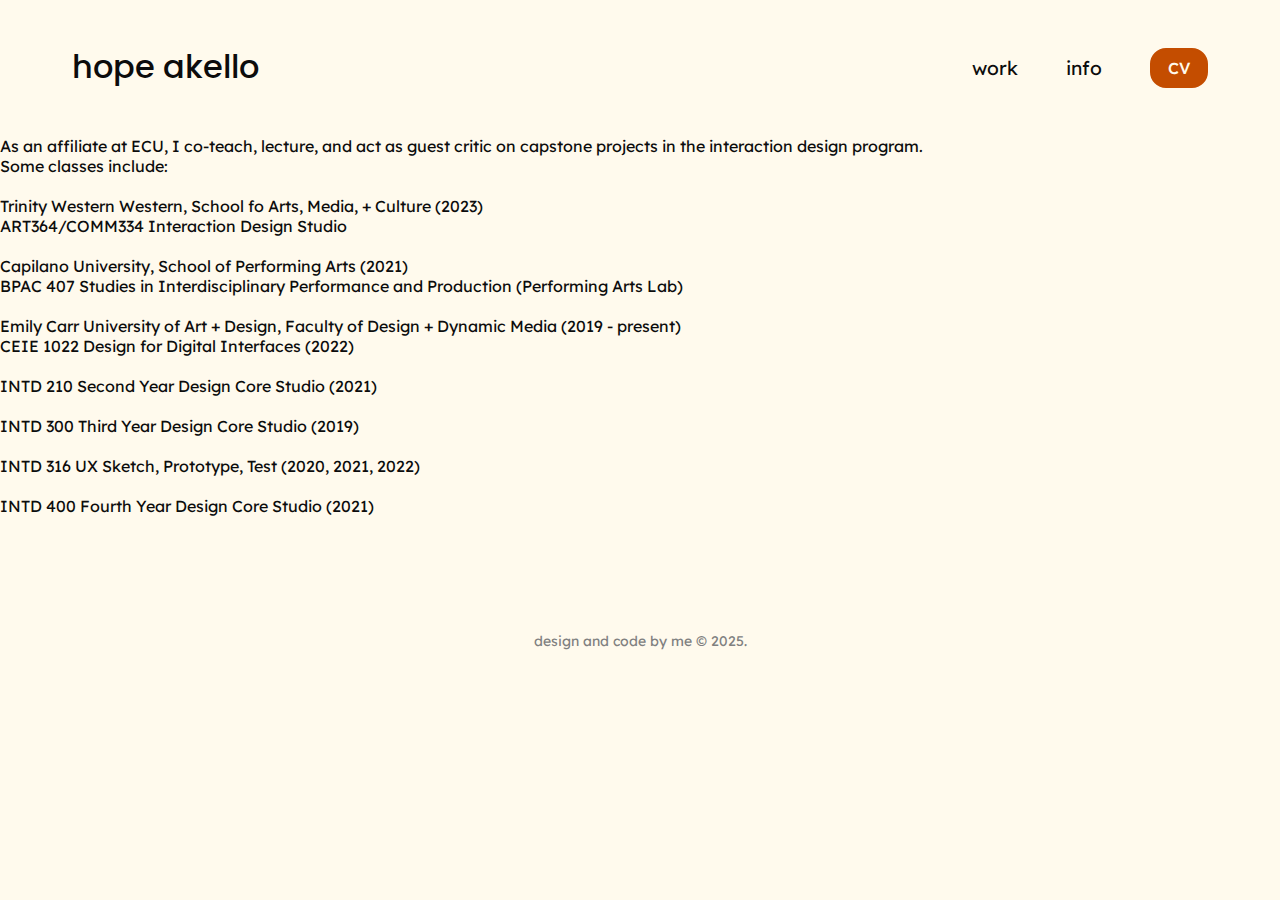
<file: pages/teaching.html>
<!DOCTYPE html>
<html lang="en">

<head>
  <meta charset="UTF-8" />
  <meta name="viewport" content="width=device-width, initial-scale=1.0" />
  <title>hope akello | teaching portfolio</title>
  <link rel="stylesheet" href="../styles/teaching.css" />
</head>

<body>
  <header class="header">
    <div class="header__content">
      <h1 class="header__title">
        <a href="../index.html">hope akello</a>
      </h1>
      <nav class="header__nav">
        <a href="../index.html" class="header__link">work</a>
        <a href="./about.html" class="header__link">info</a>
        <a href="../assets/pdfs/Hope_AkelloResume.pdf" class="header__cv-btn" target="_blank"
          rel="noopener noreferrer">CV</a>
      </nav>
    </div>
  </header>
  <main class="main">
    <div class="main__body">
      <p>As an affiliate at ECU, I co-teach, lecture, and act as guest critic on capstone projects in the interaction
        design program. <br>Some classes include:</p> <br>
      <p>Trinity Western Western, School fo Arts, Media, + Culture (2023)</p>
      <p>ART364/COMM334 Interaction Design Studio</p><br>

      <p>Capilano University, School of Performing Arts (2021)</p>
      <p>BPAC 407 Studies in Interdisciplinary Performance and Production (Performing Arts Lab)</p><br>

      <p>Emily Carr University of Art + Design, Faculty of Design + Dynamic Media (2019 - present)</p>
      <p>CEIE 1022 Design for Digital Interfaces (2022)</p><br>
      <p>INTD 210 Second Year Design Core Studio (2021)</p><br>
      <p>INTD 300 Third Year Design Core Studio (2019)</p><br>
      <p>INTD 316 UX Sketch, Prototype, Test (2020, 2021, 2022)</p><br>
      <p>INTD 400 Fourth Year Design Core Studio (2021)</p><br>
    </div>

    <!--     <h2 class="text">Teaching Portfolio</h2>
    <h3 class="text">Teaching Philosophy / Statement of Pedagogy</h3>
    <h4 class="text">Sample Syllabi/Assignments/Student Evaluations</h4>
    <h3 class="text">Positionality Statement</h3> -->
  </main>
  <footer>
    <p> design and code by me &copy; 2025.</p>
  </footer>
</body>

</html>
</file>
<file: styles.css>
/* styles.css */

@import url("https://fonts.googleapis.com/css2?family=Inter:wght@300;400;600&display=swap");

* {
  margin: 0;
  padding: 0;
  box-sizing: border-box;
}

body {
  font-family: "Inter", sans-serif;
  background-color: #f4f4f4;
  color: #333;
  display: flex;
  flex-direction: column;
  align-items: center;
  text-align: center;
}

header {
  height: 100vh;
  display: flex;
  flex-direction: column;
  justify-content: center;
  align-items: center;
  background-color: #fff;
  width: 100%;
}

header h1 {
  font-size: 3rem;
  font-weight: 600;
  margin-bottom: 10px;
}

header p {
  font-size: 1.2rem;
  font-weight: 300;
}

.projects {
  display: grid;
  grid-template-columns: repeat(auto-fit, minmax(300px, 1fr));
  gap: 20px;
  padding: 50px;
  width: 80%;
  max-width: 1200px;
}

.project {
  text-align: left;
  padding-bottom: 3rem;
}

.project img {
  width: 100%;
  height: auto;
  display: block;
  border-radius: 10px;
  transition: transform 0.3s ease-in-out;
}

.project:hover img {
  transform: scale(1.05);
}

.project-header {
  display: flex;
  justify-content: space-between;
  align-items: center;
  margin-top: 10px;
}

.project h2 {
  font-size: 1.5rem;
  font-weight: 600;
  margin: 0;
}

.project a {
  font-size: 1rem;
  font-weight: 400;
  color: #0073e6;
  text-decoration: none;
  transition: color 0.3s ease-in-out;
}

.project a:hover {
  color: #005bb5;
}

.project p {
  font-size: 1rem;
  font-weight: 300;
  margin-top: 5px;
}

footer {
  padding: 20px;
  font-size: 0.9rem;
  background-color: #fff;
  width: 100%;
}
</file>
<file: styles/instock.css>
*,
*::before,
*::after {
  box-sizing: border-box;
  margin: 0;
  padding: 0;
}

html {
  font-size: 1rem;
  font-family: sans-serif;
}

ul,
ol,
li {
  list-style: none;
}

img {
  max-width: 100%;
  height: auto;
  display: block;
}

input,
textarea,
select {
  font: inherit;
  border-style: none;
  resize: none;
}

button {
  border: none;
  background: none;
  cursor: pointer;
  font: inherit;
}

a {
  text-decoration: none;
  color: inherit;
}

@font-face {
  font-family: "IBM Plex Mono";
  src: url("../../assets/fonts/IBMPlexMono-Regular.woff2") format("woff2"), url("../../assets/fonts/IBMPlexMono-Regular.woff") format("woff");
  font-weight: normal;
  font-style: normal;
  font-display: swap;
}
@font-face {
  font-family: "IBM Plex Mono";
  src: url("../../assets/fonts/IBMPlexMono-Italic.woff2") format("woff2"), url("../../assets/fonts/IBMPlexMono-Italic.woff") format("woff");
  font-weight: normal;
  font-style: italic;
  font-display: swap;
}
@font-face {
  font-family: "IBM Plex Mono";
  src: url("../../assets/fonts/IBMPlexMono-Medium.woff2") format("woff2"), url("../../assets/fonts/IBMPlexMono-Medium.woff") format("woff");
  font-weight: 500;
  font-style: normal;
  font-display: swap;
}
@font-face {
  font-family: "IBM Plex Mono";
  src: url("../../assets/fonts/IBMPlexMono-MediumItalic.woff2") format("woff2"), url("../../assets/fonts/IBMPlexMono-MediumItalic.woff") format("woff");
  font-weight: 500;
  font-style: italic;
  font-display: swap;
}
@font-face {
  font-family: "IBM Plex Mono";
  src: url("../../assets/fonts/IBMPlexMono-Bold.woff2") format("woff2"), url("../../assets/fonts/IBMPlexMono-Bold.woff") format("woff");
  font-weight: bold;
  font-style: normal;
  font-display: swap;
}
@font-face {
  font-family: "IBM Plex Mono";
  src: url("../../assets/fonts/IBMPlexMono-BoldItalic.woff2") format("woff2"), url("../../assets/fonts/IBMPlexMono-BoldItalic.woff") format("woff");
  font-weight: bold;
  font-style: italic;
  font-display: swap;
}
@font-face {
  font-family: "Poppins";
  font-weight: 200;
  src: url("../../assets/fonts/poppins-extralight-webfont.woff2") format("woff2");
  src: url("../../assets/fonts/poppins-extralight-webfont.woff") format("woff");
}
@font-face {
  font-family: "Poppins";
  font-weight: 200;
  font-style: italic;
  src: url("../../assets/fonts/poppins-extralightitalic-webfont.woff2") format("woff2");
  src: url("../../assets/fonts/poppins-extralightitalic-webfont.woff") format("woff");
}
@font-face {
  font-family: "Poppins";
  font-weight: 300;
  src: url("../../assets/fonts/poppins-light-webfont.woff2") format("woff2");
  src: url("../../assets/fonts/poppins-light-webfont.woff") format("woff");
}
@font-face {
  font-family: "Poppins";
  font-weight: 300;
  font-style: italic;
  src: url("../../assets/fonts/poppins-lightitalic-webfont.woff2") format("woff2");
  src: url("../../assets/fonts/poppins-lightitalic-webfont.woff") format("woff");
}
@font-face {
  font-family: "Poppins";
  font-weight: 400;
  src: url("../../assets/fonts/poppins-black-webfont.woff2") format("woff2");
  src: url("../../assets/fonts/poppins-black-webfont.woff") format("woff");
}
@font-face {
  font-family: "Poppins";
  font-weight: 400;
  font-style: italic;
  src: url("../../assets/fonts/poppins-italic-webfont.woff2") format("woff2");
  src: url("../../assets/fonts/poppins-italic-webfont.woff") format("woff");
}
@font-face {
  font-family: "Poppins";
  font-weight: 500;
  src: url("../../assets/fonts/poppins-medium-webfont.woff2") format("woff2");
  src: url("../../assets/fonts/poppins-medium-webfont.woff") format("woff");
}
@font-face {
  font-family: "Poppins";
  font-weight: 500;
  font-style: italic;
  src: url("../../assets/fonts/poppins-mediumitalic-webfont.woff2") format("woff2");
  src: url("../../assets/fonts/poppins-mediumitalic-webfont.woff") format("woff");
}
@font-face {
  font-family: "Lexend";
  src: url("../../assets/fonts/Lexend-VariableFont_wght.ttf") format("truetype");
  font-weight: 100 900;
  font-style: normal;
  font-display: swap;
}
body {
  font-family: "Lexend";
  font-weight: 500;
  background-color: #f2f2f2;
  color: #5a5a5a;
  overflow-x: hidden;
}

a {
  text-decoration: underline;
}

a:hover {
  color: #c44d00;
  font-style: italic;
}

.header {
  padding: 1rem;
  font-size: 0.625rem;
}
.header__content {
  display: flex;
  flex-direction: row;
  justify-content: space-between;
  align-items: baseline;
  gap: 1rem;
  padding-bottom: 1rem;
  border-bottom: 2px solid #ccc;
}
.header__wordmark {
  font-family: "Poppins", sans-serif;
  font-weight: 500;
  color: #0c0c0c;
  text-decoration: none;
}
.header__nav {
  display: flex;
  flex-direction: row;
  gap: 1rem;
  align-items: center;
}
.header__tagline, .header__link {
  font-family: "IBM Plex Mono";
  font-weight: 400;
  text-decoration: none;
}
.header__tagline {
  white-space: nowrap;
  overflow: hidden;
  position: relative;
}
.header__tagline ::before, .header__tagline::after {
  position: absolute;
  top: 0;
  width: 2rem;
  height: 100%;
  pointer-events: none;
  z-index: 1;
}
.header__tagline::before {
  left: 0;
  background: linear-gradient(to right, #f2f2f2 0%, rgba(255, 255, 255, 0) 100%);
}
.header__tagline::after {
  right: 0;
  background: linear-gradient(to left, #f2f2f2 0%, rgba(255, 255, 255, 0) 100%);
}
.header__tagline span {
  display: inline-block;
  padding-left: 100%;
  animation: marquee 14s linear infinite;
}
@keyframes marquee {
  from {
    transform: translateX(0);
  }
  to {
    transform: translateX(-100%);
  }
}
@media (prefers-reduced-motion: reduce) {
  .header .header__tagline span {
    animation: none;
    padding-left: 0;
  }
}
@media screen and (min-width: 768px) {
  .header {
    padding: 1rem;
  }
  .header__content {
    flex-direction: row;
    justify-content: space-between;
    align-items: center;
  }
  .header__link, .header__tagline, .header__wordmark {
    font-size: 0.875rem;
  }
  .header__nav {
    display: flex;
    flex-direction: row;
    justify-content: center;
    align-items: center;
    gap: 3rem;
  }
  .header__tagline {
    overflow: visible;
  }
  .header__tagline::before, .header__tagline::after {
    display: none;
  }
  .header__tagline span {
    animation: none;
    padding-left: 0;
    transform: none;
  }
}

.hero {
  max-width: 100%;
  padding: 1.5rem 1.5rem 0 1.5rem;
}
.hero__section {
  margin: 4rem auto 2rem auto;
  text-align: left;
}
.hero__title {
  font-size: 2rem;
  font-weight: 400;
  color: #0c0c0c;
}
.hero__oneLiner {
  font-size: 1.75rem;
  font-weight: 400;
  color: #646866;
  padding-bottom: 2rem;
}
@media (min-width: 768px) {
  .hero {
    max-width: 1200px;
    margin: 0 auto;
  }
  .hero__title {
    font-size: 2.125rem;
  }
  .hero__oneLiner {
    font-size: 1.75rem;
    width: 55ch;
  }
}

.overview__section {
  margin: 2rem auto;
  max-width: 100%;
}
.overview__subtitle {
  font-size: 1.75rem;
  font-weight: 400;
  color: #0c0c0c;
}
.overview__wrapper {
  display: flex;
  flex-direction: column;
  margin-top: 1rem;
}
.overview__container {
  flex: 1 1 40%;
  min-width: 18.75rem;
}
.overview__title {
  font-size: 0.6875rem;
  font-weight: 600;
  color: #646866;
  letter-spacing: 0.08rem;
  margin-top: 0;
}
.overview__body {
  font-size: 1rem;
  font-weight: 400;
  margin-bottom: 1.5rem;
  line-height: 1.6;
}
@media (min-width: 768px) {
  .overview {
    max-width: 1200px;
    margin: 0 auto;
  }
  .overview__subtitle {
    font-size: 1.75rem;
    font-weight: 400;
    color: #0c0c0c;
  }
  .overview__wrapper {
    flex-direction: row;
    flex-wrap: wrap;
    justify-content: space-between;
    gap: 0 4rem;
  }
  .overview__container {
    flex: 1 1 40%;
    min-width: 18.75rem;
  }
  .overview__title {
    font-size: 0.6875rem;
    font-weight: 600;
    color: #646866;
    letter-spacing: 0.08rem;
  }
  .overview__body {
    font-size: 0.875rem;
    font-weight: 500;
  }
}

.objectives__section {
  margin: 2rem auto;
  max-width: 1200px;
  display: flex;
  flex-direction: column;
  gap: 2rem;
  padding-bottom: 2rem;
}
.objectives__textWrapper {
  flex: 1;
}
.objectives__title {
  font-size: 1.75rem;
  font-weight: 400;
  color: #0c0c0c;
}
.objectives__body {
  font-size: 1rem;
  line-height: 1.6;
  margin-top: 0.8rem;
}
.objectives__img {
  width: 120%;
  height: auto;
  display: block;
}
.objectives__caption {
  font-family: "IBM Plex Mono";
  font-size: 0.875rem;
  font-style: italic;
  padding-top: 1rem;
}
.objectives__imgWrapper {
  flex: 1;
  overflow: visible;
}
@media (min-width: 768px) {
  .objectives__section {
    flex-direction: row;
    align-items: flex-start;
  }
  .objectives__body {
    font-size: 0.875rem;
  }
  .objectives__textWrapper {
    margin-top: 4rem;
  }
}

.footer {
  padding: 0 1rem;
}
.footer__content {
  display: flex;
  justify-content: space-between;
  padding: 1rem;
  font-family: "IBM Plex Mono";
  font-size: 0.75rem;
  color: #888;
  border-top: solid 2px #ccc;
}
.footer__topbtn {
  color: #888;
  cursor: pointer;
}
@media screen and (min-width: 768px) {
  .footer {
    font-size: 0.875rem;
  }
}/*# sourceMappingURL=instock.css.map */
</file>
<file: styles/powerclaim.css>
*,
*::before,
*::after {
  box-sizing: border-box;
  margin: 0;
  padding: 0;
}

html {
  font-size: 1rem;
  font-family: sans-serif;
}

ul,
ol,
li {
  list-style: none;
}

img {
  max-width: 100%;
  height: auto;
  display: block;
}

input,
textarea,
select {
  font: inherit;
  border-style: none;
  resize: none;
}

button {
  border: none;
  background: none;
  cursor: pointer;
  font: inherit;
}

a {
  text-decoration: none;
  color: inherit;
}

@font-face {
  font-family: "IBM Plex Mono";
  src: url("../../assets/fonts/IBMPlexMono-Regular.woff2") format("woff2"), url("../../assets/fonts/IBMPlexMono-Regular.woff") format("woff");
  font-weight: normal;
  font-style: normal;
  font-display: swap;
}
@font-face {
  font-family: "IBM Plex Mono";
  src: url("../../assets/fonts/IBMPlexMono-Italic.woff2") format("woff2"), url("../../assets/fonts/IBMPlexMono-Italic.woff") format("woff");
  font-weight: normal;
  font-style: italic;
  font-display: swap;
}
@font-face {
  font-family: "IBM Plex Mono";
  src: url("../../assets/fonts/IBMPlexMono-Medium.woff2") format("woff2"), url("../../assets/fonts/IBMPlexMono-Medium.woff") format("woff");
  font-weight: 500;
  font-style: normal;
  font-display: swap;
}
@font-face {
  font-family: "IBM Plex Mono";
  src: url("../../assets/fonts/IBMPlexMono-MediumItalic.woff2") format("woff2"), url("../../assets/fonts/IBMPlexMono-MediumItalic.woff") format("woff");
  font-weight: 500;
  font-style: italic;
  font-display: swap;
}
@font-face {
  font-family: "IBM Plex Mono";
  src: url("../../assets/fonts/IBMPlexMono-Bold.woff2") format("woff2"), url("../../assets/fonts/IBMPlexMono-Bold.woff") format("woff");
  font-weight: bold;
  font-style: normal;
  font-display: swap;
}
@font-face {
  font-family: "IBM Plex Mono";
  src: url("../../assets/fonts/IBMPlexMono-BoldItalic.woff2") format("woff2"), url("../../assets/fonts/IBMPlexMono-BoldItalic.woff") format("woff");
  font-weight: bold;
  font-style: italic;
  font-display: swap;
}
@font-face {
  font-family: "Poppins";
  font-weight: 200;
  src: url("../../assets/fonts/poppins-extralight-webfont.woff2") format("woff2");
  src: url("../../assets/fonts/poppins-extralight-webfont.woff") format("woff");
}
@font-face {
  font-family: "Poppins";
  font-weight: 200;
  font-style: italic;
  src: url("../../assets/fonts/poppins-extralightitalic-webfont.woff2") format("woff2");
  src: url("../../assets/fonts/poppins-extralightitalic-webfont.woff") format("woff");
}
@font-face {
  font-family: "Poppins";
  font-weight: 300;
  src: url("../../assets/fonts/poppins-light-webfont.woff2") format("woff2");
  src: url("../../assets/fonts/poppins-light-webfont.woff") format("woff");
}
@font-face {
  font-family: "Poppins";
  font-weight: 300;
  font-style: italic;
  src: url("../../assets/fonts/poppins-lightitalic-webfont.woff2") format("woff2");
  src: url("../../assets/fonts/poppins-lightitalic-webfont.woff") format("woff");
}
@font-face {
  font-family: "Poppins";
  font-weight: 400;
  src: url("../../assets/fonts/poppins-black-webfont.woff2") format("woff2");
  src: url("../../assets/fonts/poppins-black-webfont.woff") format("woff");
}
@font-face {
  font-family: "Poppins";
  font-weight: 400;
  font-style: italic;
  src: url("../../assets/fonts/poppins-italic-webfont.woff2") format("woff2");
  src: url("../../assets/fonts/poppins-italic-webfont.woff") format("woff");
}
@font-face {
  font-family: "Poppins";
  font-weight: 500;
  src: url("../../assets/fonts/poppins-medium-webfont.woff2") format("woff2");
  src: url("../../assets/fonts/poppins-medium-webfont.woff") format("woff");
}
@font-face {
  font-family: "Poppins";
  font-weight: 500;
  font-style: italic;
  src: url("../../assets/fonts/poppins-mediumitalic-webfont.woff2") format("woff2");
  src: url("../../assets/fonts/poppins-mediumitalic-webfont.woff") format("woff");
}
@font-face {
  font-family: "Lexend";
  src: url("../../assets/fonts/Lexend-VariableFont_wght.ttf") format("truetype");
  font-weight: 100 900;
  font-style: normal;
  font-display: swap;
}
@font-face {
  font-family: "PT Serif";
  src: url("../../assets/fonts/PTSerif-Bold.woff2") format("woff2"), url("../../assets/fonts/PTSerif-Bold.woff") format("woff");
  font-weight: bold;
  font-style: normal;
  font-display: swap;
}
body {
  font-family: "Lexend";
  font-weight: 500;
  background-color: #f2f2f2;
  color: #5a5a5a;
  overflow-x: hidden;
}

*,
*::before,
*::after {
  box-sizing: border-box;
}

a {
  text-decoration: underline;
}

a:hover {
  color: #c44d00;
  font-style: italic;
}

.lightbox {
  display: none;
  position: fixed;
  z-index: 1000;
  top: 0;
  left: 0;
  height: 100%;
  width: 100%;
  background-color: rgba(0, 0, 0, 0.8);
  justify-content: center;
  align-items: center;
}
.lightbox__img {
  max-width: 90%;
  max-height: 90%;
  border-radius: 10px;
  box-shadow: 0 0 20px rgba(255, 255, 255, 0.2);
}
.lightbox__close {
  position: absolute;
  top: 1rem;
  right: 1.5rem;
  color: #fff;
  font-size: 2rem;
  font-weight: bold;
  cursor: pointer;
}

.header {
  padding: 1rem;
  font-size: 0.625rem;
}
.header__content {
  display: flex;
  flex-direction: row;
  justify-content: space-between;
  align-items: baseline;
  gap: 1rem;
  padding-bottom: 1rem;
  border-bottom: 2px solid #ccc;
}
.header__wordmark {
  font-family: "Poppins", sans-serif;
  font-weight: 500;
  color: #0c0c0c;
  text-decoration: none;
}
.header__nav {
  display: flex;
  flex-direction: row;
  gap: 1rem;
  align-items: center;
}
.header__tagline, .header__link {
  font-family: "IBM Plex Mono";
  font-weight: 400;
  text-decoration: none;
}
.header__tagline {
  white-space: nowrap;
  overflow: hidden;
  position: relative;
}
.header__tagline ::before, .header__tagline::after {
  position: absolute;
  top: 0;
  width: 2rem;
  height: 100%;
  pointer-events: none;
  z-index: 1;
}
.header__tagline::before {
  left: 0;
  background: linear-gradient(to right, #f2f2f2 0%, rgba(255, 255, 255, 0) 100%);
}
.header__tagline::after {
  right: 0;
  background: linear-gradient(to left, #f2f2f2 0%, rgba(255, 255, 255, 0) 100%);
}
.header__tagline span {
  display: inline-block;
  padding-left: 100%;
  animation: marquee 14s linear infinite;
}
@keyframes marquee {
  from {
    transform: translateX(0);
  }
  to {
    transform: translateX(-100%);
  }
}
@media (prefers-reduced-motion: reduce) {
  .header .header__tagline span {
    animation: none;
    padding-left: 0;
  }
}
@media screen and (min-width: 768px) {
  .header {
    padding: 1rem;
  }
  .header__content {
    flex-direction: row;
    justify-content: space-between;
    align-items: center;
  }
  .header__link, .header__tagline, .header__wordmark {
    font-size: 0.875rem;
  }
  .header__nav {
    display: flex;
    flex-direction: row;
    justify-content: center;
    align-items: center;
    gap: 3rem;
  }
  .header__tagline {
    overflow: visible;
  }
  .header__tagline::before, .header__tagline::after {
    display: none;
  }
  .header__tagline span {
    animation: none;
    padding-left: 0;
    transform: none;
  }
}

.hero {
  max-width: 100%;
  padding: 1.5rem 1.5rem 0 1.5rem;
}
.hero__section {
  margin: 4rem auto 2rem auto;
  text-align: left;
}
.hero__title {
  font-size: 2rem;
  font-weight: 400;
  color: #0c0c0c;
}
.hero__oneLiner {
  font-size: 1.75rem;
  font-weight: 400;
  color: #646866;
  padding-bottom: 2rem;
}
@media (min-width: 768px) {
  .hero {
    max-width: 1200px;
    margin: 0 auto;
  }
  .hero__title {
    font-size: 2.125rem;
  }
  .hero__oneLiner {
    font-size: 1.75rem;
    width: 55ch;
  }
}

.overview__section {
  margin: 2rem auto;
  max-width: 100%;
}
.overview__subtitle {
  font-size: 1.75rem;
  font-weight: 400;
  color: #0c0c0c;
}
.overview__wrapper {
  display: flex;
  flex-direction: column;
  margin-top: 1rem;
}
.overview__container {
  flex: 1 1 40%;
  min-width: 18.75rem;
}
.overview__title {
  font-size: 0.6875rem;
  font-weight: 600;
  color: #646866;
  letter-spacing: 0.08rem;
  margin-top: 0;
}
.overview__body {
  font-size: 1rem;
  font-weight: 400;
  margin-bottom: 1.5rem;
  line-height: 1.6;
}
@media (min-width: 768px) {
  .overview {
    max-width: 1200px;
    margin: 0 auto;
  }
  .overview__subtitle {
    font-size: 1.75rem;
    font-weight: 400;
    color: #0c0c0c;
  }
  .overview__wrapper {
    flex-direction: row;
    flex-wrap: wrap;
    justify-content: space-between;
    gap: 0 4rem;
  }
  .overview__container {
    flex: 1 1 40%;
    min-width: 18.75rem;
  }
  .overview__title {
    font-size: 0.6875rem;
    font-weight: 600;
    color: #646866;
    letter-spacing: 0.08rem;
  }
  .overview__body {
    font-size: 0.875rem;
    font-weight: 500;
  }
}

.context__section {
  margin: 2rem auto;
  max-width: 1200px;
  display: flex;
  flex-direction: column;
  gap: 2rem;
  padding-bottom: 2rem;
}
.context__textWrapper {
  flex: 1;
}
.context__title {
  font-size: 1.75rem;
  font-weight: 400;
  color: #0c0c0c;
}
.context__body {
  font-size: 1rem;
  line-height: 1.6;
  margin-top: 0.8rem;
}
.context__img {
  width: 120%;
  height: auto;
  display: block;
}
.context__caption {
  font-family: "IBM Plex Mono";
  font-size: 0.875rem;
  font-style: italic;
  padding-top: 1rem;
}
.context__imgWrapper {
  flex: 1;
  overflow: visible;
}
@media (min-width: 768px) {
  .context__section {
    flex-direction: row;
    align-items: flex-start;
    padding-top: 4rem;
  }
  .context__body {
    font-size: 0.875rem;
  }
}

.process__section {
  margin: 2rem auto;
  max-width: 1200px;
  display: flex;
  flex-direction: column;
}
.process__title {
  font-size: 1.75rem;
  font-weight: 400;
  color: #0c0c0c;
}
.process__body {
  font-size: 1rem;
  line-height: 1.6;
  margin-top: 0.8rem;
}
.process__img {
  width: 120%;
  height: auto;
  display: block;
}
.process__caption {
  font-family: "IBM Plex Mono";
  font-size: 0.875rem;
  font-style: italic;
  padding-top: 1rem;
}
.process__imgWrapper {
  flex: 1;
  overflow: visible;
}

.accordion__item {
  border-bottom: 2px solid #ccc;
  /*  &:hover {
       border: 4px solid $orange;
      background-color: $orange; 
  } */
}
.accordion__item--active .accordion__content {
  padding: 1rem;
  max-height: -moz-max-content;
  max-height: max-content;
}
.accordion__label {
  display: flex;
  align-items: center;
  gap: 2rem;
}
.accordion__trigger {
  background: none;
  border: none;
  width: 100%;
  text-align: left;
  padding: 1rem 0;
  display: flex;
  gap: 2rem;
  font-size: 1.25rem;
  cursor: pointer;
  transition: color 0.2s ease;
}
.accordion__trigger:hover {
  color: #f2f2f2;
  background-color: #383838;
}
.accordion__trigger[aria-expanded=true] .accordion__line--vertical,
.accordion__trigger[aria-expanded=true] .accordion__line--horizontal {
  transform: rotate(45deg);
}
.accordion__trigger:focus-visible {
  outline: 2px solid #000;
  outline-offset: 2px;
}
.accordion__icon {
  transition: transform 0.3s ease;
}
.accordion__line {
  stroke: currentColor;
  stroke-width: 2;
  transition: transform 0.25s ease;
  transform-origin: center;
}
.accordion__content {
  max-height: 0;
  overflow: hidden;
  transition: max-height 0.3s ease;
  padding: 0 2rem;
  display: flex;
  flex-direction: column;
  align-items: center;
}
.accordion__context-container, .accordion__outcomes-container, .accordion__approaches-container, .accordion__objectives-container, .accordion__results-container {
  padding: 1rem 0;
}
.accordion__text_container {
  max-width: 67ch;
  text-align: left;
  padding: 2rem 0 0 0;
}
.accordion__body {
  font-size: 0.875rem;
  line-height: 1.6;
  padding-bottom: 0.5rem;
}
.accordion__li {
  font-size: 0.875rem;
  line-height: 1.6;
  list-style-type: disc;
}
.accordion__list {
  padding: 0 2rem 1rem 2rem;
}
.accordion__img-container {
  display: flex;
  gap: 2rem;
  padding: 2rem 0 1rem 0;
}

.finaldesign {
  padding-top: 2rem;
  max-width: 1200px;
  margin: 0 auto;
}
.finaldesign__title {
  font-size: 1.75rem;
  font-weight: 400;
  color: #0c0c0c;
  padding-bottom: 2rem;
}
.finaldesign__orange {
  background-color: #c44d00;
  width: 100vw;
  margin-left: calc(50% - 50vw);
  margin-right: calc(50% - 50vw);
  padding: 4rem 0;
}
.finaldesign__gallery_container {
  display: flex;
  overflow-x: auto;
  white-space: nowrap;
  height: 80vh;
  scroll-behavior: smooth;
  gap: 10px;
}
.finaldesign__gallery_container::-webkit-scrollbar {
  display: none;
}
.finaldesign__gallery_img {
  height: 100%;
  scroll-snap-align: start;
  -o-object-fit: contain;
     object-fit: contain;
}

.impact {
  margin: 2rem auto;
  max-width: 1200px;
}
.impact__section {
  display: flex;
  flex-direction: column;
  gap: 2rem;
  padding: 4rem 0;
}
.impact__textWrapper {
  flex: 1;
}
.impact__title {
  font-size: 1.75rem;
  font-weight: 400;
  color: #0c0c0c;
}
.impact__body {
  font-size: 1rem;
  line-height: 1.6;
  margin-top: 0.8rem;
}
.impact__img {
  width: 120%;
  height: auto;
  display: block;
}
.impact__caption {
  font-family: "IBM Plex Mono";
  font-style: italic;
  font-size: 0.875rem;
  padding-top: 1rem;
  justify-content: center;
}
.impact__imgWrapper {
  flex: 1;
  overflow: visible;
}
@media (min-width: 768px) {
  .impact__section {
    flex-direction: row;
    align-items: flex-start;
  }
  .impact__body {
    font-size: 0.875rem;
    width: 50ch;
  }
}

.footer {
  padding: 0 1rem;
}
.footer__content {
  display: flex;
  justify-content: space-between;
  padding: 1rem;
  font-family: "IBM Plex Mono";
  font-size: 0.75rem;
  color: #888;
  border-top: solid 2px #ccc;
}
.footer__topbtn {
  color: #888;
  cursor: pointer;
}
@media screen and (min-width: 768px) {
  .footer {
    font-size: 0.875rem;
  }
}/*# sourceMappingURL=powerclaim.css.map */
</file>
<file: styles/swe.css>
@charset "UTF-8";
*,
*::before,
*::after {
  box-sizing: border-box;
  margin: 0;
  padding: 0;
}

html {
  font-size: 1rem;
  font-family: sans-serif;
}

ul,
ol,
li {
  list-style: none;
}

img {
  max-width: 100%;
  height: auto;
  display: block;
}

input,
textarea,
select {
  font: inherit;
  border-style: none;
  resize: none;
}

button {
  border: none;
  background: none;
  cursor: pointer;
  font: inherit;
}

a {
  text-decoration: none;
  color: inherit;
}

@font-face {
  font-family: "IBM Plex Mono";
  src: url("../../assets/fonts/IBMPlexMono-Regular.woff2") format("woff2"), url("../../assets/fonts/IBMPlexMono-Regular.woff") format("woff");
  font-weight: normal;
  font-style: normal;
  font-display: swap;
}
@font-face {
  font-family: "IBM Plex Mono";
  src: url("../../assets/fonts/IBMPlexMono-Italic.woff2") format("woff2"), url("../../assets/fonts/IBMPlexMono-Italic.woff") format("woff");
  font-weight: normal;
  font-style: italic;
  font-display: swap;
}
@font-face {
  font-family: "IBM Plex Mono";
  src: url("../../assets/fonts/IBMPlexMono-Medium.woff2") format("woff2"), url("../../assets/fonts/IBMPlexMono-Medium.woff") format("woff");
  font-weight: 500;
  font-style: normal;
  font-display: swap;
}
@font-face {
  font-family: "IBM Plex Mono";
  src: url("../../assets/fonts/IBMPlexMono-MediumItalic.woff2") format("woff2"), url("../../assets/fonts/IBMPlexMono-MediumItalic.woff") format("woff");
  font-weight: 500;
  font-style: italic;
  font-display: swap;
}
@font-face {
  font-family: "IBM Plex Mono";
  src: url("../../assets/fonts/IBMPlexMono-Bold.woff2") format("woff2"), url("../../assets/fonts/IBMPlexMono-Bold.woff") format("woff");
  font-weight: bold;
  font-style: normal;
  font-display: swap;
}
@font-face {
  font-family: "IBM Plex Mono";
  src: url("../../assets/fonts/IBMPlexMono-BoldItalic.woff2") format("woff2"), url("../../assets/fonts/IBMPlexMono-BoldItalic.woff") format("woff");
  font-weight: bold;
  font-style: italic;
  font-display: swap;
}
@font-face {
  font-family: "Poppins";
  font-weight: 200;
  src: url("../../assets/fonts/poppins-extralight-webfont.woff2") format("woff2");
  src: url("../../assets/fonts/poppins-extralight-webfont.woff") format("woff");
}
@font-face {
  font-family: "Poppins";
  font-weight: 200;
  font-style: italic;
  src: url("../../assets/fonts/poppins-extralightitalic-webfont.woff2") format("woff2");
  src: url("../../assets/fonts/poppins-extralightitalic-webfont.woff") format("woff");
}
@font-face {
  font-family: "Poppins";
  font-weight: 300;
  src: url("../../assets/fonts/poppins-light-webfont.woff2") format("woff2");
  src: url("../../assets/fonts/poppins-light-webfont.woff") format("woff");
}
@font-face {
  font-family: "Poppins";
  font-weight: 300;
  font-style: italic;
  src: url("../../assets/fonts/poppins-lightitalic-webfont.woff2") format("woff2");
  src: url("../../assets/fonts/poppins-lightitalic-webfont.woff") format("woff");
}
@font-face {
  font-family: "Poppins";
  font-weight: 400;
  src: url("../../assets/fonts/poppins-black-webfont.woff2") format("woff2");
  src: url("../../assets/fonts/poppins-black-webfont.woff") format("woff");
}
@font-face {
  font-family: "Poppins";
  font-weight: 400;
  font-style: italic;
  src: url("../../assets/fonts/poppins-italic-webfont.woff2") format("woff2");
  src: url("../../assets/fonts/poppins-italic-webfont.woff") format("woff");
}
@font-face {
  font-family: "Poppins";
  font-weight: 500;
  src: url("../../assets/fonts/poppins-medium-webfont.woff2") format("woff2");
  src: url("../../assets/fonts/poppins-medium-webfont.woff") format("woff");
}
@font-face {
  font-family: "Poppins";
  font-weight: 500;
  font-style: italic;
  src: url("../../assets/fonts/poppins-mediumitalic-webfont.woff2") format("woff2");
  src: url("../../assets/fonts/poppins-mediumitalic-webfont.woff") format("woff");
}
@font-face {
  font-family: "Lexend";
  src: url("../../assets/fonts/Lexend-VariableFont_wght.ttf") format("truetype");
  font-weight: 100 900;
  font-style: normal;
  font-display: swap;
}
@font-face {
  font-family: "PT Serif";
  src: url("../../assets/fonts/PTSerif-Bold.woff2") format("woff2"), url("../../assets/fonts/PTSerif-Bold.woff") format("woff");
  font-weight: bold;
  font-style: normal;
  font-display: swap;
}
* {
  box-sizing: border-box;
  margin: 0;
}

body {
  font-family: "Lexend";
  font-weight: 400;
  background-color: #fffaed;
  color: #0c0c0c;
}

a {
  text-decoration: none;
  color: #0c0c0c;
}

a:hover {
  color: #c44d00;
}

hr {
  border: 1px solid #e35b00;
  margin: 0 auto;
  max-width: 1110px;
  flex-grow: 1;
}

.header {
  padding: 1.5rem;
}
.header__content {
  display: flex;
  flex-direction: row;
  justify-content: space-between;
  gap: 1rem;
}
.header__title {
  font-family: "Poppins", sans-serif;
  font-weight: 300;
  margin: 0;
  color: #c44d00;
}
.header__nav {
  display: flex;
  flex-direction: row;
  gap: 1rem;
  align-items: center;
  /*     font-size: 1.5rem; */
}
.header__link {
  font-family: "Lexend";
  font-weight: 400;
  font-size: 1rem;
}
.header__cv-btn {
  font-family: "Lexend";
  font-weight: 500;
  color: #fffaed;
  background-color: #c44d00;
  border: solid 1px #c44d00;
  border-radius: 1rem;
  padding: 0.5rem 1rem;
  transition: all 0.2s ease;
  cursor: pointer;
}
.header__cv-btn:hover {
  transform: scale(1.05);
  color: #c44d00;
  background-color: #fffaed;
}
.header__cv-btn.active {
  color: #c44d00;
  background-color: #fffaed;
}
@media screen and (min-width: 768px) {
  .header {
    padding-top: 3rem;
    padding-bottom: 3rem;
    padding-left: 2rem;
    max-width: 1200px;
    margin: 0 auto;
    font-size: 1rem;
  }
  .header__content {
    flex-direction: row;
    justify-content: space-between;
    align-items: center;
  }
  .header__link {
    font-size: 1.2rem;
  }
  .header__nav {
    display: flex;
    flex-direction: row;
    justify-content: center;
    align-items: center;
    gap: 3rem;
  }
}

main {
  max-width: 1050px;
  margin: 0 auto;
  padding: 2rem;
}

.skills__line-container {
  display: flex;
  align-items: center;
  gap: 1rem;
  margin-bottom: 1rem;
}
.skills__wrapper {
  display: flex;
  justify-content: space-between;
}
.skills__container {
  padding: 0;
}
.skills__list-container {
  padding: 0;
  /*     border: solid; */
}
.skills__list-item {
  line-height: 2rem;
  list-style-type: "✱ ";
  /*     margin-left: -1.3rem; */
}

.work {
  margin-top: 1rem;
}
.work__line-container {
  display: flex;
  align-items: center;
  gap: 1rem;
  margin-bottom: 3rem;
}
.work__container {
  display: flex;
  flex-wrap: wrap;
  gap: 2rem;
}
.work__casestudy {
  flex: 1 1 calc(30% - 2rem);
  overflow: hidden;
}
.work__casestudy-img {
  width: 100%;
  height: 15rem;
  border-radius: 10px;
  -o-object-fit: cover;
     object-fit: cover;
}
.work__img-coffee, .work__img-microsoft, .work__img {
  width: 100%;
  height: 15rem;
  display: block;
  -o-object-fit: cover;
     object-fit: cover;
  border-radius: 10px;
}
.work__img-coffee {
  -o-object-position: 5% center;
     object-position: 5% center;
}
.work__header {
  display: flex;
  justify-content: space-between;
  align-items: center;
  margin-top: 10px;
}

.contact {
  margin-top: 4rem;
}
.contact__line-container {
  display: flex;
  align-items: center;
  gap: 1rem;
  margin-bottom: 3rem;
}
.contact__title {
  white-space: nowrap;
  margin-bottom: 0rem;
}
.contact__icon-img {
  margin-top: 1rem;
  margin-right: 0.5rem;
  display: inline-block;
  vertical-align: middle;
  transition: fill 0.3s ease, transform 0.3s ease;
}
.contact__icon-img:hover {
  transform: translateY(-10px);
}
.contact__icon-img-github {
  margin-top: 1rem;
  display: inline-block;
  vertical-align: middle;
  transform: translateY(8px);
  transition: fill 0.3s ease, transform 0.3s ease;
}
.contact__icon-img-github:hover {
  transform: translateY(6px);
}

footer {
  text-align: center;
  padding: 2rem;
  font-size: 0.875rem;
  color: #888;
}

/* --- General --- */
main {
  padding: 2rem;
  font-family: "Arial", sans-serif;
  max-width: 1200px;
  margin: auto;
}

h2 {
  font-size: 2rem;
  margin-bottom: 0.5rem;
}

hr {
  border: 0;
  height: 2px;
  background: #ccc;
  margin-bottom: 2rem;
}

/* --- Skills Section --- */
.skills__grid {
  display: grid;
  grid-template-columns: repeat(auto-fit, minmax(220px, 1fr));
  gap: 2rem;
}

.skills__card {
  background: #f7f7f7;
  padding: 1.5rem;
  border-radius: 12px;
  box-shadow: 0 2px 6px rgba(0, 0, 0, 0.1);
  transition: transform 0.2s ease, box-shadow 0.2s ease;
}

/* .skills__card:hover {
  transform: translateY(-5px);
  box-shadow: 0 4px 12px rgba(0, 0, 0, 0.15);
} */
.skills__card h3 {
  margin-bottom: 1rem;
  font-size: 1.25rem;
}

.skills__card ul {
  list-style-type: none;
  padding: 0;
}

.skills__card li {
  padding: 0.25rem 0;
  font-size: 1rem;
}

/* --- Work Section --- */
.work__grid {
  display: grid;
  grid-template-columns: repeat(auto-fit, minmax(280px, 1fr));
  gap: 2rem;
  margin-top: 2rem;
}

.work__card {
  background: #fff;
  border-radius: 12px;
  overflow: hidden;
  box-shadow: 0 4px 10px rgba(0, 0, 0, 0.1);
  transition: transform 0.2s ease, box-shadow 0.2s ease;
}

.work__card:hover {
  transform: translateY(-5px);
  box-shadow: 0 6px 15px rgba(0, 0, 0, 0.15);
}

.work__card img {
  width: 100%;
  display: block;
  -o-object-fit: cover;
     object-fit: cover;
}

.work__info {
  padding: 1rem;
}

.work__info h3 {
  margin-bottom: 0.5rem;
}

.work__info p {
  margin-bottom: 0.5rem;
  font-size: 0.95rem;
  color: #555;
}

.work__info a {
  color: #0077ff;
  text-decoration: none;
  font-weight: bold;
}

.work__info a:hover {
  text-decoration: underline;
}/*# sourceMappingURL=swe.css.map */
</file>
<file: styles/teaching.css>
*,
*::before,
*::after {
  box-sizing: border-box;
  margin: 0;
  padding: 0;
}

html {
  font-size: 1rem;
  font-family: sans-serif;
}

ul,
ol,
li {
  list-style: none;
}

img {
  max-width: 100%;
  height: auto;
  display: block;
}

input,
textarea,
select {
  font: inherit;
  border-style: none;
  resize: none;
}

button {
  border: none;
  background: none;
  cursor: pointer;
  font: inherit;
}

a {
  text-decoration: none;
  color: inherit;
}

@font-face {
  font-family: "IBM Plex Mono";
  src: url("../../assets/fonts/IBMPlexMono-Regular.woff2") format("woff2"), url("../../assets/fonts/IBMPlexMono-Regular.woff") format("woff");
  font-weight: normal;
  font-style: normal;
  font-display: swap;
}
@font-face {
  font-family: "IBM Plex Mono";
  src: url("../../assets/fonts/IBMPlexMono-Italic.woff2") format("woff2"), url("../../assets/fonts/IBMPlexMono-Italic.woff") format("woff");
  font-weight: normal;
  font-style: italic;
  font-display: swap;
}
@font-face {
  font-family: "IBM Plex Mono";
  src: url("../../assets/fonts/IBMPlexMono-Medium.woff2") format("woff2"), url("../../assets/fonts/IBMPlexMono-Medium.woff") format("woff");
  font-weight: 500;
  font-style: normal;
  font-display: swap;
}
@font-face {
  font-family: "IBM Plex Mono";
  src: url("../../assets/fonts/IBMPlexMono-MediumItalic.woff2") format("woff2"), url("../../assets/fonts/IBMPlexMono-MediumItalic.woff") format("woff");
  font-weight: 500;
  font-style: italic;
  font-display: swap;
}
@font-face {
  font-family: "IBM Plex Mono";
  src: url("../../assets/fonts/IBMPlexMono-Bold.woff2") format("woff2"), url("../../assets/fonts/IBMPlexMono-Bold.woff") format("woff");
  font-weight: bold;
  font-style: normal;
  font-display: swap;
}
@font-face {
  font-family: "IBM Plex Mono";
  src: url("../../assets/fonts/IBMPlexMono-BoldItalic.woff2") format("woff2"), url("../../assets/fonts/IBMPlexMono-BoldItalic.woff") format("woff");
  font-weight: bold;
  font-style: italic;
  font-display: swap;
}
@font-face {
  font-family: "Poppins";
  font-weight: 200;
  src: url("../../assets/fonts/poppins-extralight-webfont.woff2") format("woff2");
  src: url("../../assets/fonts/poppins-extralight-webfont.woff") format("woff");
}
@font-face {
  font-family: "Poppins";
  font-weight: 200;
  font-style: italic;
  src: url("../../assets/fonts/poppins-extralightitalic-webfont.woff2") format("woff2");
  src: url("../../assets/fonts/poppins-extralightitalic-webfont.woff") format("woff");
}
@font-face {
  font-family: "Poppins";
  font-weight: 300;
  src: url("../../assets/fonts/poppins-light-webfont.woff2") format("woff2");
  src: url("../../assets/fonts/poppins-light-webfont.woff") format("woff");
}
@font-face {
  font-family: "Poppins";
  font-weight: 300;
  font-style: italic;
  src: url("../../assets/fonts/poppins-lightitalic-webfont.woff2") format("woff2");
  src: url("../../assets/fonts/poppins-lightitalic-webfont.woff") format("woff");
}
@font-face {
  font-family: "Poppins";
  font-weight: 400;
  src: url("../../assets/fonts/poppins-black-webfont.woff2") format("woff2");
  src: url("../../assets/fonts/poppins-black-webfont.woff") format("woff");
}
@font-face {
  font-family: "Poppins";
  font-weight: 400;
  font-style: italic;
  src: url("../../assets/fonts/poppins-italic-webfont.woff2") format("woff2");
  src: url("../../assets/fonts/poppins-italic-webfont.woff") format("woff");
}
@font-face {
  font-family: "Poppins";
  font-weight: 500;
  src: url("../../assets/fonts/poppins-medium-webfont.woff2") format("woff2");
  src: url("../../assets/fonts/poppins-medium-webfont.woff") format("woff");
}
@font-face {
  font-family: "Poppins";
  font-weight: 500;
  font-style: italic;
  src: url("../../assets/fonts/poppins-mediumitalic-webfont.woff2") format("woff2");
  src: url("../../assets/fonts/poppins-mediumitalic-webfont.woff") format("woff");
}
@font-face {
  font-family: "Lexend";
  src: url("../../assets/fonts/Lexend-VariableFont_wght.ttf") format("truetype");
  font-weight: 100 900;
  font-style: normal;
  font-display: swap;
}
body {
  font-family: "Lexend";
  font-weight: 400;
  background-color: #fffaed;
  color: #0c0c0c;
}

a {
  text-decoration: none;
  color: #0c0c0c;
}

a:hover {
  color: #c44d00;
}

.header {
  padding: 1.5rem 0rem 1.5rem 1.5rem;
}
.header__content {
  display: flex;
  flex-direction: row;
  justify-content: space-between;
  gap: 1rem;
}
.header__title {
  font-family: "Poppins", sans-serif;
  font-weight: 500;
  margin: 0;
  color: #c44d00;
}
.header__nav {
  display: flex;
  flex-direction: row;
  gap: 1rem;
  align-items: center;
  /*     font-size: 1.5rem; */
}
.header__link {
  font-family: "Lexend";
  font-weight: 400;
  font-size: 1rem;
}
.header__cv-btn {
  font-family: "Lexend";
  font-weight: 500;
  color: #fffaed;
  background-color: #c44d00;
  border: solid 2px #c44d00;
  border-radius: 1rem;
  padding: 0.5rem 1rem;
  transition: all 0.2s ease;
  cursor: pointer;
}
.header__cv-btn:hover {
  transform: scale(1.05);
  color: #c44d00;
  background-color: #fffaed;
}
.header__cv-btn.active {
  color: #c44d00;
  background-color: #fffaed;
}
@media screen and (min-width: 768px) {
  .header {
    padding: 3rem 2rem;
    max-width: 1200px;
    margin: 0 auto;
    font-size: 1rem;
  }
  .header__content {
    flex-direction: row;
    justify-content: space-between;
    align-items: center;
  }
  .header__link {
    font-size: 1.2rem;
  }
  .header__nav {
    display: flex;
    flex-direction: row;
    justify-content: center;
    align-items: center;
    gap: 3rem;
  }
}

/* .h2 {
  padding-bottom: 2rem;
}

.p {
  padding-bottom: 2rem;
} */
.teaching {
  max-width: 1200px;
  margin: 0 auto;
  border: solid;
  border-radius: 1rem;
  line-height: 1.5rem;
}
.teaching__intro {
  padding: 1rem 1rem 1rem 2rem;
  border-bottom: solid;
}
.teaching__example-last {
  display: flex;
  width: 100%;
  box-sizing: border-box;
  align-items: stretch;
}
.teaching__example {
  border-bottom: solid;
  display: flex;
  width: 100%;
  box-sizing: border-box;
  align-items: stretch;
}
.teaching__example__header {
  padding-bottom: 1rem;
}
.teaching__example__text {
  padding: 1rem 2rem;
  box-sizing: border-box;
  align-items: stretch;
}
.teaching__example__courselist, .teaching__example__body {
  padding-top: 0.5rem;
}
.teaching__example__postsec {
  padding-top: 1rem;
}
.teaching__example__img-container {
  flex: 0 0 40%;
  border-right: solid;
  display: flex;
  align-items: center;
  justify-content: center;
  box-sizing: border-box;
  padding: 0.3rem;
}
.teaching__example__img, .teaching__example__img-uni {
  width: 100%;
  height: 100%;
  -o-object-fit: cover;
     object-fit: cover;
  border: solid;
  /*     border-radius: 1rem; */
}
.teaching__example__img-uni {
  -o-object-position: 65% center;
     object-position: 65% center;
}
.teaching__example__img-last {
  width: 100%;
  height: 100%;
  -o-object-fit: cover;
     object-fit: cover;
  border: solid;
  border-bottom-left-radius: 1rem;
}
.teaching__example {
  /*
        &:hover {
          transform: rotateY(180deg);
        }
  &__img-inner {
        position: relative;
        width: 100%;
        height: 100%;
        transition: transform 0.8s;
        transform-style: preserve-3d;

        &:hover {
          transform: rotateY(180deg);
        }
      }

      &__img-front,
      &__img-back,
      &__img {
        position: absolute;
        width: 100%;
        height: 100%;
        object-fit: cover;
        border: solid;
        border-radius: 1rem;
        -webkit-backface-visibility: hidden;
        backface-visibility: hidden;
      }

      &__img-back {
        background-color: grey;
        transform: rotateY(180deg);
      }
    } */
}

footer {
  text-align: center;
  padding: 6rem 2rem 2rem 2rem;
  font-size: 0.875rem;
  color: grey;
  font-weight: 400;
}/*# sourceMappingURL=teaching.css.map */
</file>
